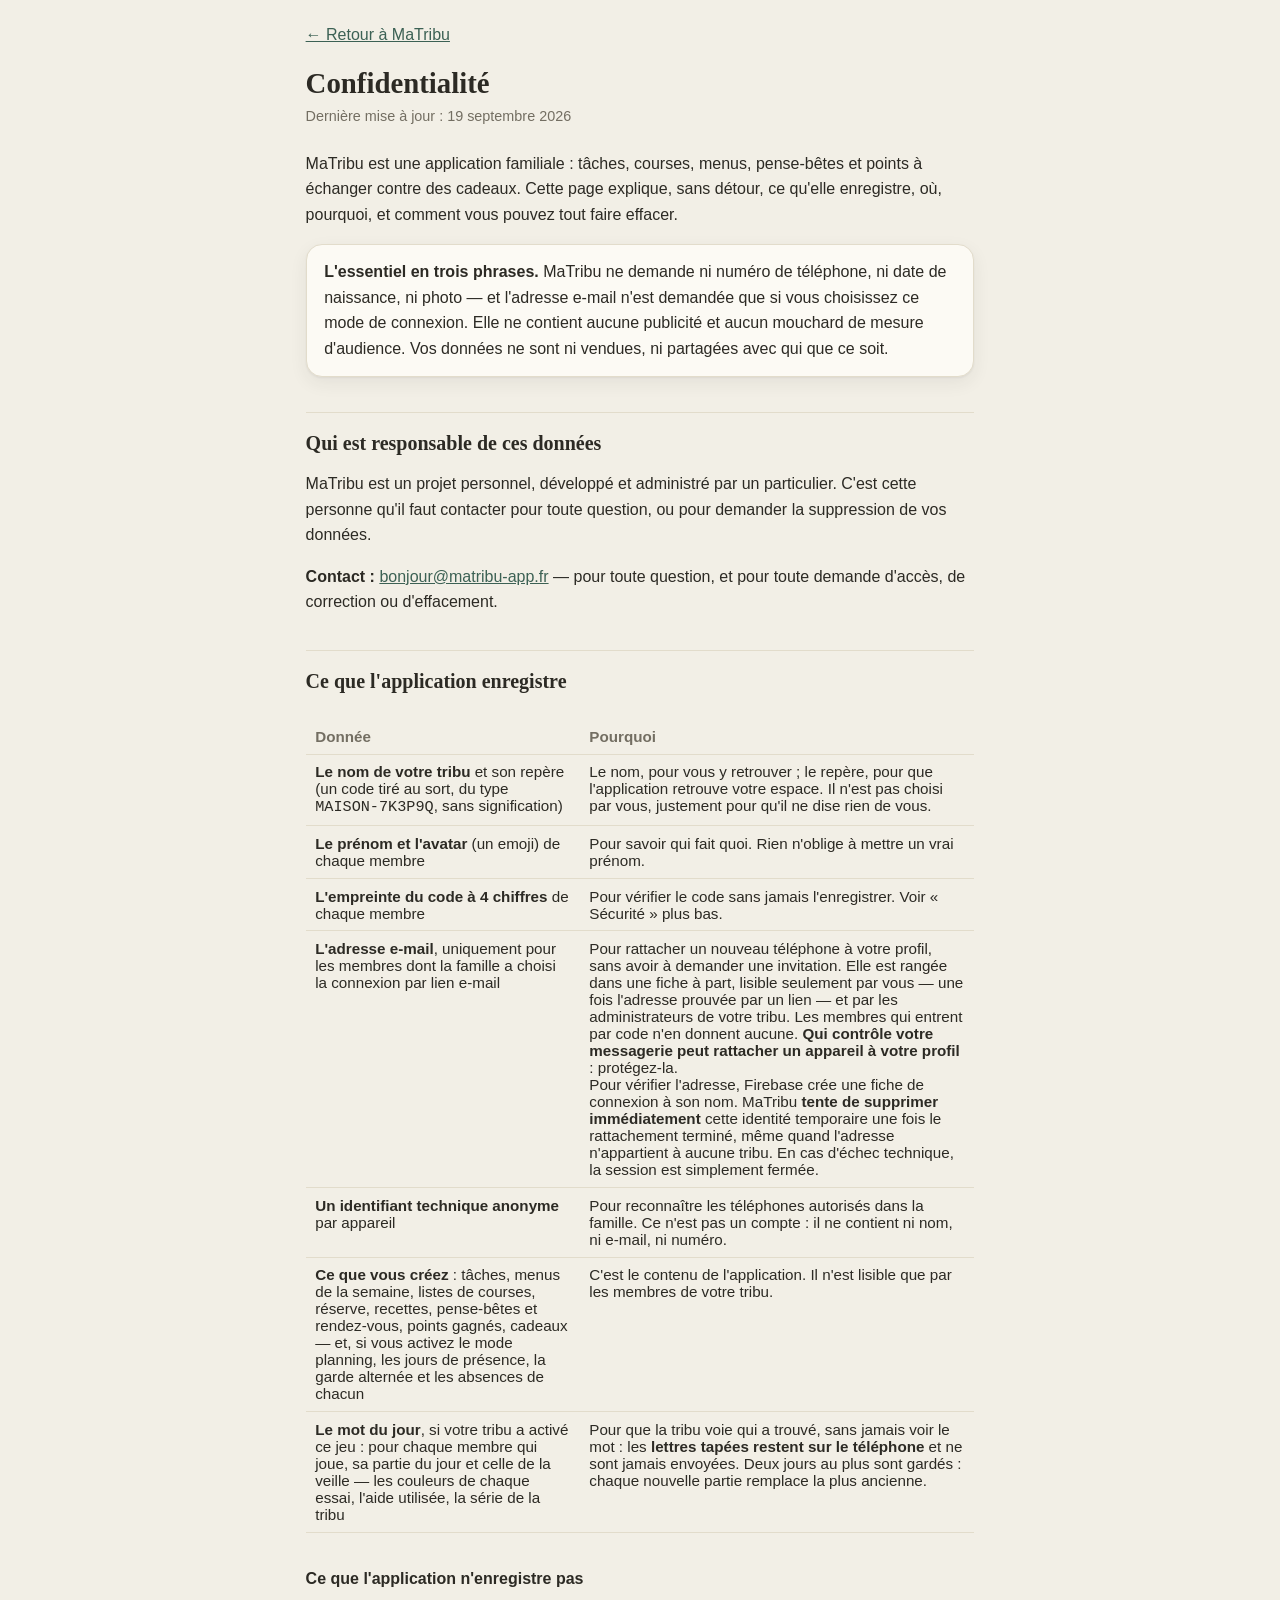
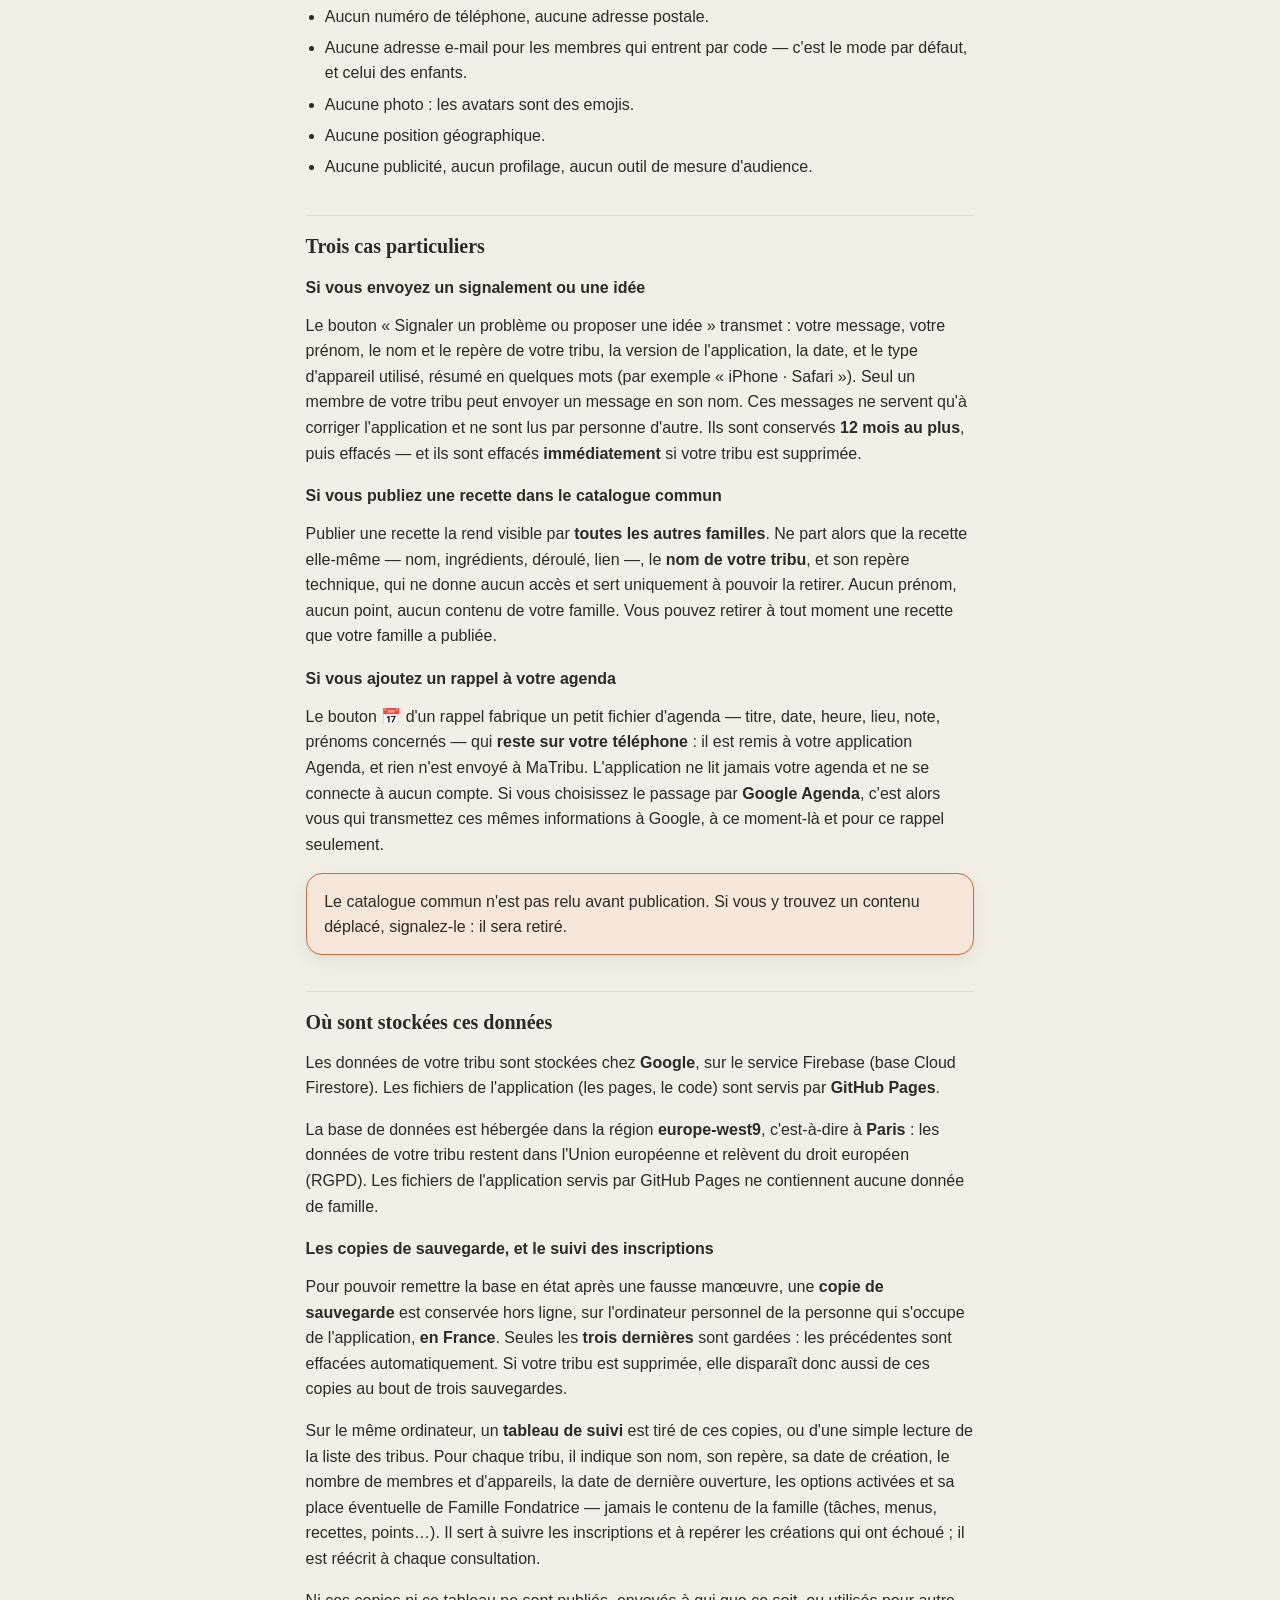
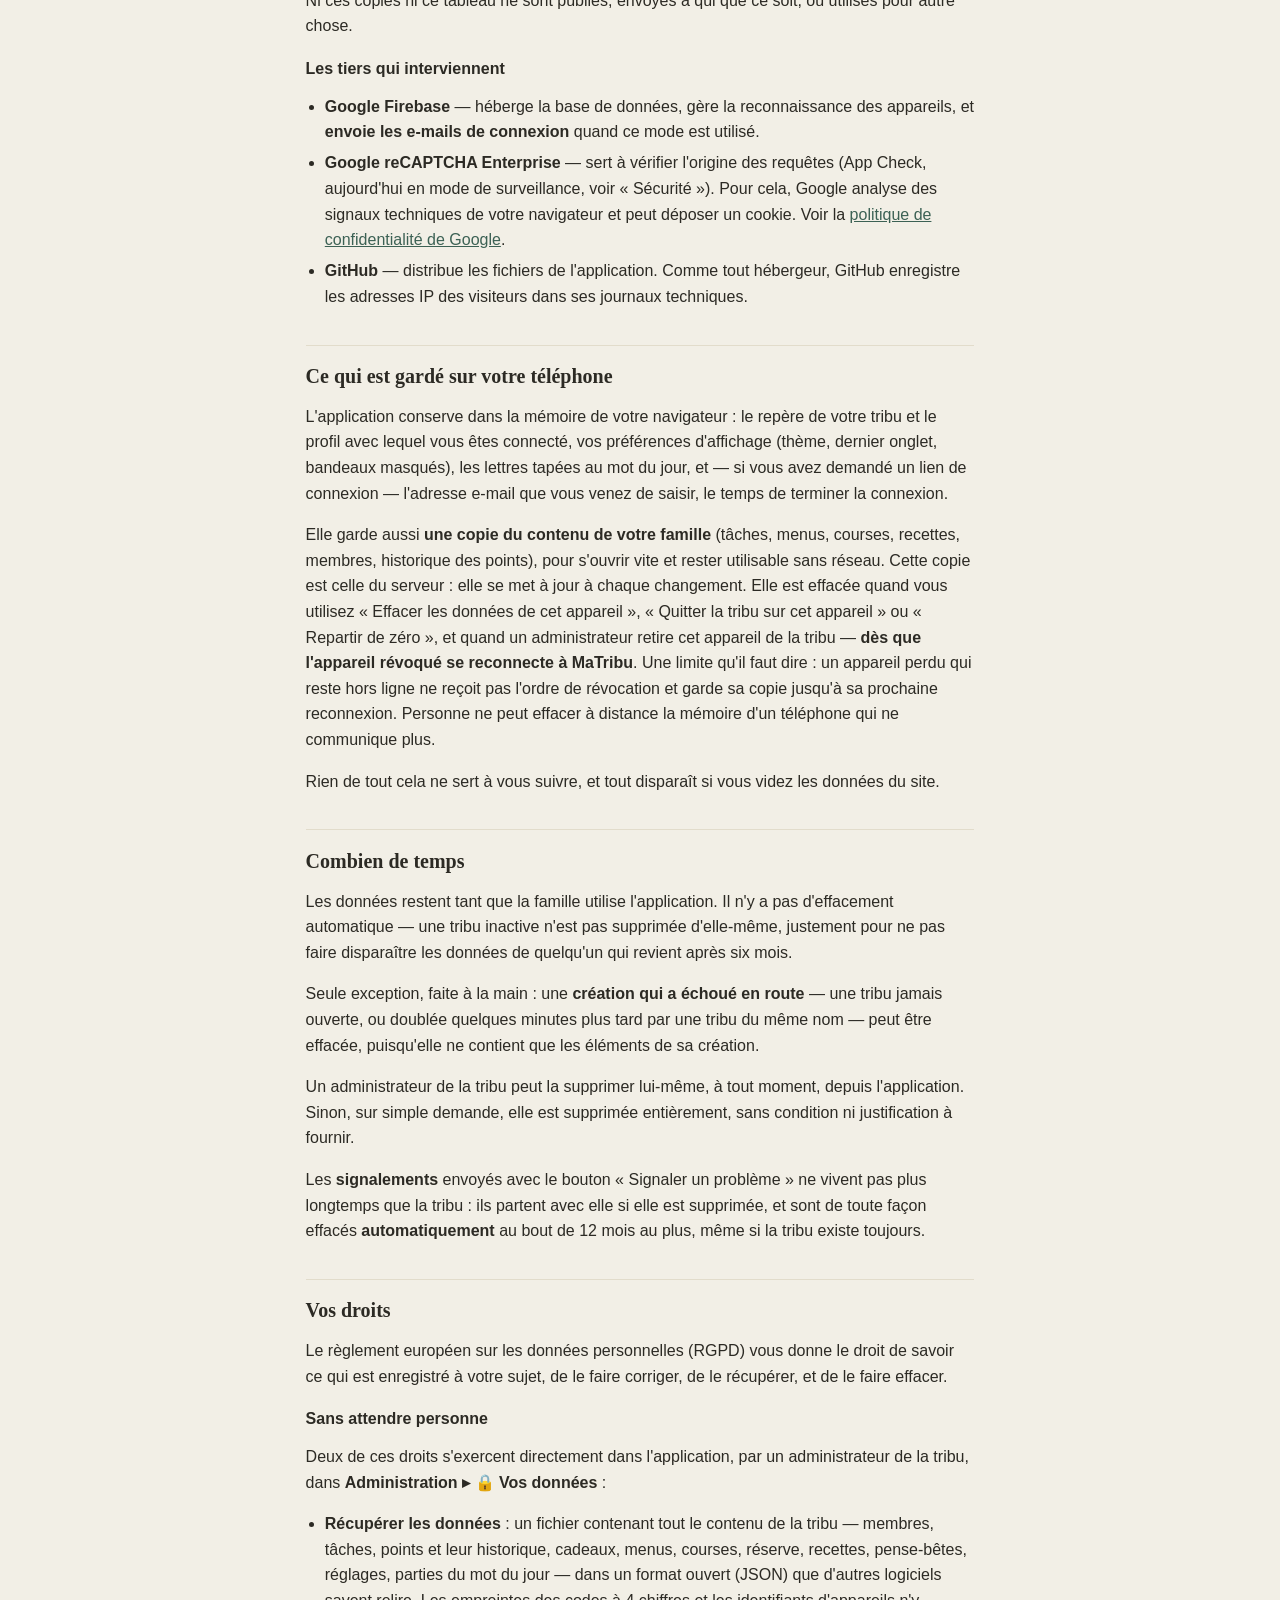
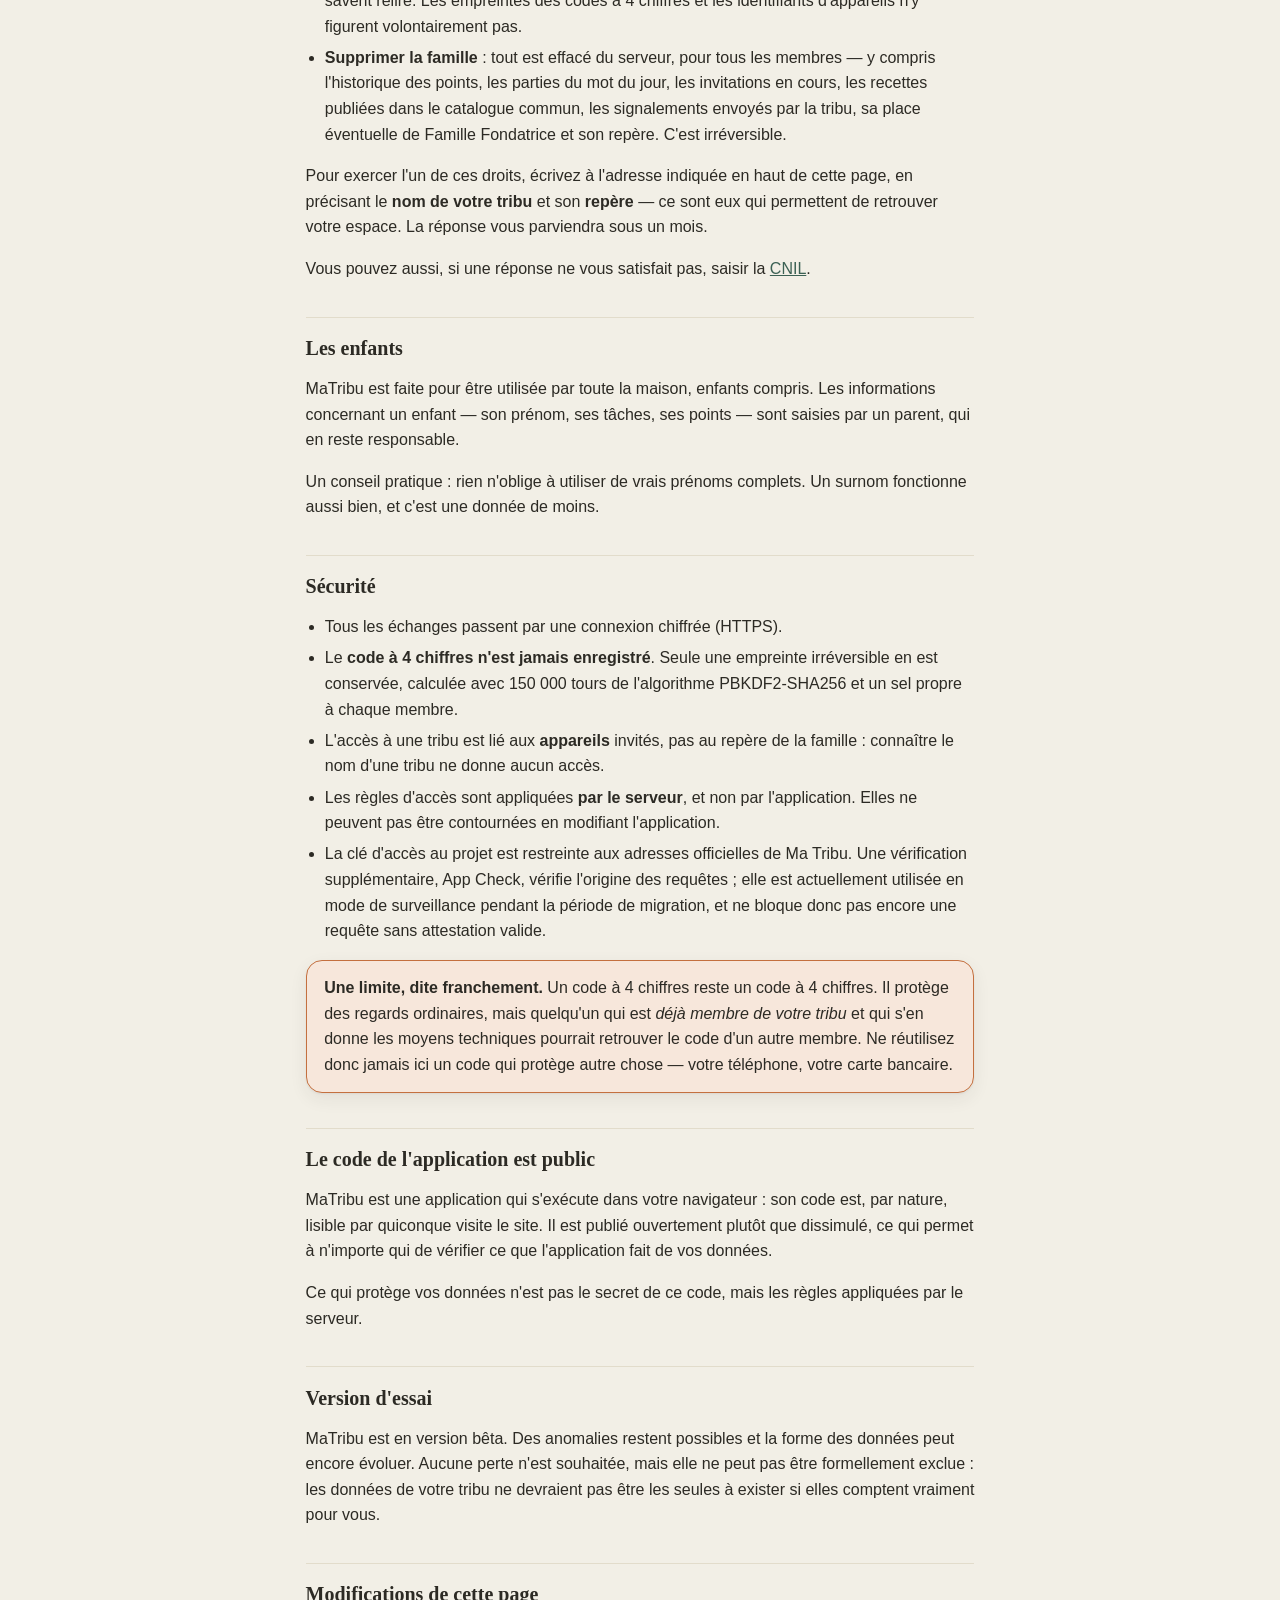
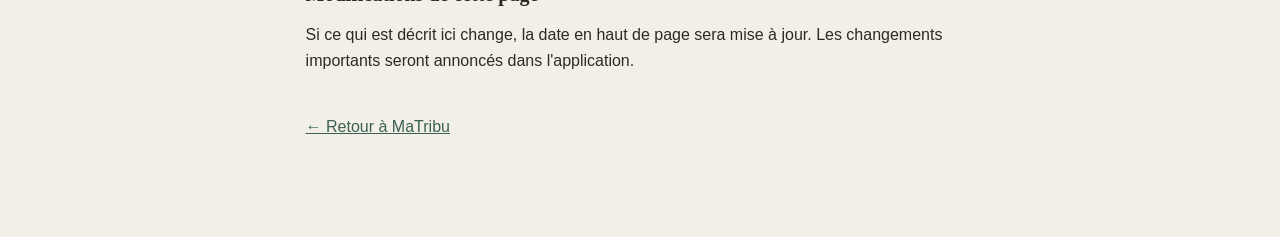
<file: confidentialite.html>
<!doctype html>
<html lang="fr">
<head>
<meta charset="utf-8">
<meta name="viewport" content="width=device-width, initial-scale=1, viewport-fit=cover">
<!-- CSP (en service depuis la 0.51) : une page de texte, sans aucun script. Elle n'a le droit
     de charger que sa feuille de style et son icone ; tout le reste est refuse. -->
<meta http-equiv="Content-Security-Policy" content="default-src 'none'; style-src 'self' 'unsafe-inline'; img-src 'self'; base-uri 'none'; form-action 'none'">
<title>Confidentialité — MaTribu</title>
<meta name="description" content="Ce que MaTribu collecte, où c'est stocké, et comment obtenir la suppression de vos données.">
<meta name="theme-color" content="#4E7A6A">
<meta name="robots" content="index, follow">
<link rel="icon" href="icon-192.png">
<link rel="stylesheet" href="styles.css">
<style>
  /* Une page de texte, pas un écran d'application : elle doit rester lisible
     seule, sans le cadre de l'app et sans JavaScript. */
  .page-texte{
    max-width:44rem;
    margin:0 auto;
    padding:1.6rem 1.1rem 4rem;
    color:var(--ink);
  }
  .page-texte h1{
    font-family:var(--font-display);
    font-size:1.8rem;
    line-height:1.2;
    margin:.2rem 0 .3rem;
  }
  .page-texte h2{
    font-family:var(--font-display);
    font-size:1.25rem;
    margin:2.2rem 0 .6rem;
    padding-top:1.2rem;
    border-top:1px solid var(--border);
  }
  .page-texte h3{
    font-size:1rem;
    margin:1.3rem 0 .35rem;
  }
  .page-texte p, .page-texte li{ line-height:1.6; }
  .page-texte ul{ padding-left:1.2rem; }
  .page-texte li{ margin:.35rem 0; }
  .page-texte a{ color:var(--accent-strong); }
  .date-maj{ color:var(--ink-muted); font-size:.9rem; margin:0 0 1.4rem; }
  .encadre{
    background:var(--surface);
    border:1px solid var(--border);
    border-radius:var(--radius);
    padding:.9rem 1.1rem;
    margin:1rem 0;
    box-shadow:var(--shadow);
  }
  .encadre.attention{ background:var(--warm-soft); border-color:var(--warm); }
  .a-completer{
    background:var(--gold-soft);
    border:2px dashed var(--gold);
    border-radius:var(--radius-sm);
    padding:.7rem .9rem;
    margin:.8rem 0;
    font-weight:600;
  }
  .tableau-donnees{ width:100%; border-collapse:collapse; margin:1rem 0; font-size:.95rem; }
  .tableau-donnees th, .tableau-donnees td{
    text-align:left; vertical-align:top;
    padding:.55rem .6rem;
    border-bottom:1px solid var(--border);
  }
  .tableau-donnees th{ color:var(--ink-muted); font-weight:600; }
  .enveloppe-tableau{ overflow-x:auto; }
  .retour{ display:inline-block; margin-bottom:1.2rem; color:var(--accent-strong); }
</style>
</head>
<body>
<main class="page-texte">

<a class="retour" href="./">← Retour à MaTribu</a>

<h1>Confidentialité</h1>
<p class="date-maj">Dernière mise à jour : 19 septembre 2026</p>

<p>MaTribu est une application familiale : tâches, courses, menus, pense-bêtes
et points à échanger contre des cadeaux. Cette page explique, sans détour, ce
qu'elle enregistre, où, pourquoi, et comment vous pouvez tout faire effacer.</p>

<div class="encadre">
  <p style="margin:0"><b>L'essentiel en trois phrases.</b> MaTribu ne demande
  ni numéro de téléphone, ni date de naissance, ni photo — et l'adresse e-mail
  n'est demandée que si vous choisissez ce mode de connexion. Elle ne contient
  aucune publicité et aucun mouchard de mesure d'audience. Vos données ne sont
  ni vendues, ni partagées avec qui que ce soit.</p>
</div>

<h2>Qui est responsable de ces données</h2>

<p>MaTribu est un projet personnel, développé et administré par un particulier.
C'est cette personne qu'il faut contacter pour toute question, ou pour demander
la suppression de vos données.</p>

<p><b>Contact :</b>
<a href="mailto:bonjour@matribu-app.fr">bonjour@matribu-app.fr</a> — pour toute
question, et pour toute demande d'accès, de correction ou d'effacement.</p>

<h2>Ce que l'application enregistre</h2>

<div class="enveloppe-tableau">
<table class="tableau-donnees">
  <thead>
    <tr><th>Donnée</th><th>Pourquoi</th></tr>
  </thead>
  <tbody>
    <tr>
      <td><b>Le nom de votre tribu</b> et son repère (un code tiré au sort,
      du type <code>MAISON-7K3P9Q</code>, sans signification)</td>
      <td>Le nom, pour vous y retrouver ; le repère, pour que l'application
      retrouve votre espace. Il n'est pas choisi par vous, justement pour
      qu'il ne dise rien de vous.</td>
    </tr>
    <tr>
      <td><b>Le prénom et l'avatar</b> (un emoji) de chaque membre</td>
      <td>Pour savoir qui fait quoi. Rien n'oblige à mettre un vrai prénom.</td>
    </tr>
    <tr>
      <td><b>L'empreinte du code à 4 chiffres</b> de chaque membre</td>
      <td>Pour vérifier le code sans jamais l'enregistrer. Voir « Sécurité »
      plus bas.</td>
    </tr>
    <tr>
      <td><b>L'adresse e-mail</b>, uniquement pour les membres dont la famille
      a choisi la connexion par lien e-mail</td>
      <td>Pour rattacher un nouveau téléphone à votre profil, sans avoir à
      demander une invitation. Elle est rangée dans une fiche à part, lisible
      seulement par vous — une fois l'adresse prouvée par un lien — et par les
      administrateurs de votre tribu. Les membres qui entrent par code n'en
      donnent aucune. <b>Qui contrôle votre messagerie peut rattacher un
      appareil à votre profil</b> : protégez-la.<br>
      Pour vérifier l'adresse, Firebase crée une fiche de connexion à son nom.
      MaTribu <b>tente de supprimer immédiatement</b> cette identité
      temporaire une fois le rattachement terminé, même quand l'adresse
      n'appartient à aucune tribu. En cas d'échec technique, la session est
      simplement fermée.</td>
    </tr>
    <tr>
      <td><b>Un identifiant technique anonyme</b> par appareil</td>
      <td>Pour reconnaître les téléphones autorisés dans la famille. Ce n'est
      pas un compte : il ne contient ni nom, ni e-mail, ni numéro.</td>
    </tr>
    <tr>
      <td><b>Ce que vous créez</b> : tâches, menus de la semaine, listes de
      courses, réserve, recettes, pense-bêtes et rendez-vous, points gagnés,
      cadeaux — et, si vous activez le mode planning, les jours de présence,
      la garde alternée et les absences de chacun</td>
      <td>C'est le contenu de l'application. Il n'est lisible que par les
      membres de votre tribu.</td>
    </tr>
    <tr>
      <td><b>Le mot du jour</b>, si votre tribu a activé ce jeu : pour chaque
      membre qui joue, sa partie du jour et celle de la veille — les couleurs
      de chaque essai, l'aide utilisée, la série de la tribu</td>
      <td>Pour que la tribu voie qui a trouvé, sans jamais voir le mot : les
      <b>lettres tapées restent sur le téléphone</b> et ne sont jamais
      envoyées. Deux jours au plus sont gardés : chaque nouvelle partie
      remplace la plus ancienne.</td>
    </tr>
  </tbody>
</table>
</div>

<h3>Ce que l'application n'enregistre pas</h3>
<ul>
  <li>Aucun numéro de téléphone, aucune adresse postale.</li>
  <li>Aucune adresse e-mail pour les membres qui entrent par code — c'est le
  mode par défaut, et celui des enfants.</li>
  <li>Aucune photo : les avatars sont des emojis.</li>
  <li>Aucune position géographique.</li>
  <li>Aucune publicité, aucun profilage, aucun outil de mesure d'audience.</li>
</ul>

<h2>Trois cas particuliers</h2>

<h3>Si vous envoyez un signalement ou une idée</h3>
<p>Le bouton « Signaler un problème ou proposer une idée » transmet : votre
message, votre prénom, le nom et le repère de votre tribu, la version de
l'application, la date, et le type d'appareil utilisé, résumé en quelques
mots (par exemple « iPhone · Safari »). Seul un membre de votre tribu peut
envoyer un message en son nom. Ces messages ne servent qu'à corriger
l'application et ne sont lus par personne d'autre. Ils sont conservés
<b>12 mois au plus</b>, puis effacés — et ils sont effacés <b>immédiatement</b>
si votre tribu est supprimée.</p>

<h3>Si vous publiez une recette dans le catalogue commun</h3>
<p>Publier une recette la rend visible par <b>toutes les autres familles</b>.
Ne part alors que la recette elle-même — nom, ingrédients, déroulé, lien —,
le <b>nom de votre tribu</b>, et son repère technique, qui ne donne aucun
accès et sert uniquement à pouvoir la retirer. Aucun prénom, aucun point,
aucun contenu de votre famille. Vous pouvez retirer à tout moment une recette
que votre famille a publiée.</p>

<h3>Si vous ajoutez un rappel à votre agenda</h3>
<p>Le bouton <b>📅</b> d'un rappel fabrique un petit fichier d'agenda — titre,
date, heure, lieu, note, prénoms concernés — qui <b>reste sur votre
téléphone</b> : il est remis à votre application Agenda, et rien n'est envoyé
à MaTribu. L'application ne lit jamais votre agenda et ne se connecte à aucun
compte. Si vous choisissez le passage par <b>Google Agenda</b>, c'est alors
vous qui transmettez ces mêmes informations à Google, à ce moment-là et pour
ce rappel seulement.</p>

<div class="encadre attention">
  <p style="margin:0">Le catalogue commun n'est pas relu avant publication.
  Si vous y trouvez un contenu déplacé, signalez-le : il sera retiré.</p>
</div>

<h2>Où sont stockées ces données</h2>

<p>Les données de votre tribu sont stockées chez <b>Google</b>, sur le service
Firebase (base Cloud Firestore). Les fichiers de l'application (les pages, le
code) sont servis par <b>GitHub Pages</b>.</p>

<p>La base de données est hébergée dans la région <b>europe-west9</b>, c'est-à-dire
à <b>Paris</b> : les données de votre tribu restent dans l'Union européenne et
relèvent du droit européen (RGPD). Les fichiers de l'application servis par
GitHub Pages ne contiennent aucune donnée de famille.</p>


<h3>Les copies de sauvegarde, et le suivi des inscriptions</h3>
<p>Pour pouvoir remettre la base en état après une fausse manœuvre, une
<b>copie de sauvegarde</b> est conservée hors ligne, sur l'ordinateur
personnel de la personne qui s'occupe de l'application, <b>en France</b>.
Seules les <b>trois dernières</b> sont gardées : les précédentes sont
effacées automatiquement. Si votre tribu est supprimée, elle disparaît donc
aussi de ces copies au bout de trois sauvegardes.</p>
<p>Sur le même ordinateur, un <b>tableau de suivi</b> est tiré de ces copies,
ou d'une simple lecture de la liste des tribus. Pour chaque tribu, il indique
son nom, son repère, sa date de création, le nombre de membres et
d'appareils, la date de dernière ouverture, les options activées et sa place
éventuelle de Famille Fondatrice — jamais le contenu de la famille (tâches,
menus, recettes, points…). Il sert à suivre les inscriptions et à repérer les
créations qui ont échoué ; il est réécrit à chaque consultation.</p>
<p>Ni ces copies ni ce tableau ne sont publiés, envoyés à qui que ce soit, ou
utilisés pour autre chose.</p>

<h3>Les tiers qui interviennent</h3>
<ul>
  <li><b>Google Firebase</b> — héberge la base de données, gère la
  reconnaissance des appareils, et <b>envoie les e-mails de connexion</b>
  quand ce mode est utilisé.</li>
  <li><b>Google reCAPTCHA Enterprise</b> — sert à vérifier l'origine des
  requêtes (App Check, aujourd'hui en mode de surveillance, voir « Sécurité »).
  Pour cela, Google analyse des
  signaux techniques de votre navigateur et peut déposer un cookie. Voir la
  <a href="https://policies.google.com/privacy" target="_blank" rel="noopener">politique
  de confidentialité de Google</a>.</li>
  <li><b>GitHub</b> — distribue les fichiers de l'application. Comme tout
  hébergeur, GitHub enregistre les adresses IP des visiteurs dans ses journaux
  techniques.</li>
</ul>

<h2>Ce qui est gardé sur votre téléphone</h2>

<p>L'application conserve dans la mémoire de votre navigateur : le repère de
votre tribu et le profil avec lequel vous êtes connecté, vos préférences
d'affichage (thème, dernier onglet, bandeaux masqués), les lettres tapées au
mot du jour, et — si vous avez
demandé un lien de connexion — l'adresse e-mail que vous venez de saisir, le
temps de terminer la connexion.</p>
<p>Elle garde aussi <b>une copie du contenu de votre famille</b> (tâches,
menus, courses, recettes, membres, historique des points), pour s'ouvrir
vite et rester utilisable sans réseau. Cette copie est celle du serveur : elle
se met à jour à chaque changement. Elle est effacée quand vous utilisez
« Effacer les données de cet appareil », « Quitter la tribu sur cet appareil »
ou « Repartir de zéro », et quand un administrateur retire cet appareil de la
tribu — <b>dès que l'appareil révoqué se reconnecte à MaTribu</b>. Une limite
qu'il faut dire : un appareil perdu qui reste hors ligne ne reçoit pas l'ordre
de révocation et garde sa copie jusqu'à sa prochaine reconnexion. Personne ne
peut effacer à distance la mémoire d'un téléphone qui ne communique plus.</p>
<p>Rien de tout cela ne sert à vous suivre, et tout disparaît si vous videz les
données du site.</p>

<h2>Combien de temps</h2>

<p>Les données restent tant que la famille utilise l'application. Il n'y a pas
d'effacement automatique — une tribu inactive n'est pas supprimée d'elle-même,
justement pour ne pas faire disparaître les données de quelqu'un qui revient
après six mois.</p>
<p>Seule exception, faite à la main : une <b>création qui a échoué en
route</b> — une tribu jamais ouverte, ou doublée quelques minutes plus tard
par une tribu du même nom — peut être effacée, puisqu'elle ne contient que
les éléments de sa création.</p>
<p>Un administrateur de la tribu peut la supprimer lui-même, à tout moment,
depuis l'application. Sinon, sur simple demande, elle est supprimée
entièrement, sans condition ni justification à fournir.</p>
<p>Les <b>signalements</b> envoyés avec le bouton « Signaler un problème » ne
vivent pas plus longtemps que la tribu : ils partent avec elle si elle est
supprimée, et sont de toute façon effacés <b>automatiquement</b> au bout de
12 mois au plus, même si la tribu existe toujours.</p>

<h2>Vos droits</h2>

<p>Le règlement européen sur les données personnelles (RGPD) vous donne le droit
de savoir ce qui est enregistré à votre sujet, de le faire corriger, de le
récupérer, et de le faire effacer.</p>

<h3>Sans attendre personne</h3>
<p>Deux de ces droits s'exercent directement dans l'application, par un
administrateur de la tribu, dans <b>Administration ▸ 🔒 Vos données</b> :</p>
<ul>
  <li><b>Récupérer les données</b> : un fichier contenant tout le contenu de la
  tribu — membres, tâches, points et leur historique, cadeaux, menus, courses,
  réserve, recettes, pense-bêtes, réglages, parties du mot du jour — dans un
  format ouvert (JSON) que
  d'autres logiciels savent relire. Les empreintes des codes à 4 chiffres et les
  identifiants d'appareils n'y figurent volontairement pas.</li>
  <li><b>Supprimer la famille</b> : tout est effacé du serveur, pour tous les
  membres — y compris l'historique des points, les parties du mot du jour, les
  invitations en cours, les
  recettes publiées dans le catalogue commun, les signalements envoyés par la
  tribu, sa place éventuelle de Famille Fondatrice et son repère. C'est
  irréversible.</li>
</ul>
<p>Pour exercer l'un de ces droits, écrivez à l'adresse indiquée en haut de
cette page, en précisant le <b>nom de votre tribu</b> et son <b>repère</b> — ce
sont eux qui permettent de retrouver votre espace. La réponse vous parviendra
sous un mois.</p>
<p>Vous pouvez aussi, si une réponse ne vous satisfait pas, saisir la
<a href="https://www.cnil.fr/fr/plaintes" target="_blank" rel="noopener">CNIL</a>.</p>

<h2>Les enfants</h2>

<p>MaTribu est faite pour être utilisée par toute la maison, enfants compris.
Les informations concernant un enfant — son prénom, ses tâches, ses points —
sont saisies par un parent, qui en reste responsable.</p>
<p>Un conseil pratique : rien n'oblige à utiliser de vrais prénoms complets.
Un surnom fonctionne aussi bien, et c'est une donnée de moins.</p>

<h2>Sécurité</h2>

<ul>
  <li>Tous les échanges passent par une connexion chiffrée (HTTPS).</li>
  <li>Le <b>code à 4 chiffres n'est jamais enregistré</b>. Seule une empreinte
  irréversible en est conservée, calculée avec 150 000 tours de l'algorithme
  PBKDF2-SHA256 et un sel propre à chaque membre.</li>
  <li>L'accès à une tribu est lié aux <b>appareils</b> invités, pas au repère
  de la famille : connaître le nom d'une tribu ne donne aucun accès.</li>
  <li>Les règles d'accès sont appliquées <b>par le serveur</b>, et non par
  l'application. Elles ne peuvent pas être contournées en modifiant
  l'application.</li>
  <li>La clé d'accès au projet est restreinte aux adresses officielles de Ma
  Tribu. Une vérification supplémentaire, App Check, vérifie l'origine des
  requêtes ; elle est actuellement utilisée en mode de surveillance pendant la
  période de migration, et ne bloque donc pas encore une requête sans
  attestation valide.</li>
</ul>

<div class="encadre attention">
  <p style="margin:0"><b>Une limite, dite franchement.</b> Un code à 4 chiffres
  reste un code à 4 chiffres. Il protège des regards ordinaires, mais quelqu'un
  qui est <i>déjà membre de votre tribu</i> et qui s'en donne les moyens
  techniques pourrait retrouver le code d'un autre membre. Ne réutilisez donc
  jamais ici un code qui protège autre chose — votre téléphone, votre carte
  bancaire.</p>
</div>

<h2>Le code de l'application est public</h2>

<p>MaTribu est une application qui s'exécute dans votre navigateur : son code
est, par nature, lisible par quiconque visite le site. Il est publié ouvertement
plutôt que dissimulé, ce qui permet à n'importe qui de vérifier ce que
l'application fait de vos données.</p>
<p>Ce qui protège vos données n'est pas le secret de ce code, mais les règles
appliquées par le serveur.</p>

<h2>Version d'essai</h2>

<p>MaTribu est en version bêta. Des anomalies restent possibles et la forme des
données peut encore évoluer. Aucune perte n'est souhaitée, mais elle ne peut pas
être formellement exclue : les données de votre tribu ne devraient pas être les
seules à exister si elles comptent vraiment pour vous.</p>

<h2>Modifications de cette page</h2>

<p>Si ce qui est décrit ici change, la date en haut de page sera mise à jour.
Les changements importants seront annoncés dans l'application.</p>

<p style="margin-top:2.5rem"><a class="retour" href="./">← Retour à MaTribu</a></p>

</main>
</body>
</html>
</file>
<file: styles.css>
/* MaTribu — feuille de style unique.
   Palette chaleureuse : creme + sauge + terracotta, mode sombre inclus. */

:root{
  --bg:#F2EFE6;
  --bg-flou:rgba(242,239,230,.80);
  --surface:#FCFAF4;
  --surface-flou:rgba(252,250,244,.84);
  --surface-2:#F5F1E6;
  --ink:#2C2A24;
  --ink-muted:#736E62;
  --border:#E2DCCB;
  --accent:#4E7A6A;
  --accent-strong:#3C6154;
  --accent-soft:#E4EDE8;
  --accent-ink:#FFFFFF;
  --warm:#C4703F;
  --warm-soft:#F7E7DB;
  --gold:#9C7314;
  --gold-soft:#F8EFD5;
  --danger:#B14A3E;
  --danger-soft:#F8E4E0;
  --ok:#3F7A55;
  --radius:16px;
  --radius-sm:11px;
  --shadow:0 1px 2px rgba(44,42,36,.06), 0 6px 18px rgba(44,42,36,.07);
  --shadow-lg:0 4px 12px rgba(44,42,36,.10), 0 18px 40px rgba(44,42,36,.14);
  --font-display:"Iowan Old Style","Palatino Linotype",Palatino,Georgia,"Times New Roman",serif;
  --font-body:-apple-system,BlinkMacSystemFont,"Segoe UI",Roboto,"Helvetica Neue",Arial,sans-serif;
}
@media (prefers-color-scheme: dark){
  :root:not([data-theme="light"]){
    --bg:#151917;
    --bg-flou:rgba(21,25,23,.80);
    --surface:#1E2421;
    --surface-flou:rgba(30,36,33,.84);
    --surface-2:#262D29;
    --ink:#E9E7DD;
    --ink-muted:#9AA39A;
    --border:#333B36;
    --accent:#7FB39C;
    --accent-strong:#9BCAB5;
    --accent-soft:#25332D;
    --accent-ink:#10201A;
    --warm:#DE9061;
    --warm-soft:#37271E;
    --gold:#D9AE4A;
    --gold-soft:#332D1B;
    --danger:#E08571;
    --danger-soft:#3A241F;
    --ok:#6FBF8B;
    --shadow:0 1px 2px rgba(0,0,0,.35), 0 8px 20px rgba(0,0,0,.4);
    --shadow-lg:0 6px 16px rgba(0,0,0,.45), 0 20px 44px rgba(0,0,0,.5);
  }
}
:root[data-theme="dark"]{
  --bg:#151917; --bg-flou:rgba(21,25,23,.80); --surface:#1E2421;
  --surface-flou:rgba(30,36,33,.84); --surface-2:#262D29; --ink:#E9E7DD; --ink-muted:#9AA39A;
  --border:#333B36; --accent:#7FB39C; --accent-strong:#9BCAB5; --accent-soft:#25332D;
  --accent-ink:#10201A; --warm:#DE9061; --warm-soft:#37271E; --gold:#D9AE4A;
  --gold-soft:#332D1B; --danger:#E08571; --danger-soft:#3A241F; --ok:#6FBF8B;
  --shadow:0 1px 2px rgba(0,0,0,.35), 0 8px 20px rgba(0,0,0,.4);
  --shadow-lg:0 6px 16px rgba(0,0,0,.45), 0 20px 44px rgba(0,0,0,.5);
}

/* ---------- Palettes ----------
   La palette change l'identité colorée ; le mode clair/sombre continue de
   fonctionner pour chacune. Trois blocs par palette, comme pour le mode
   sombre de base : les valeurs claires, les valeurs sombres du système, et
   les valeurs sombres choisies à la main. Choisie par appareil. */

/* 🫐 Myrtille */
:root[data-palette="myrtille"]{
  --bg:#EFF0F7; --bg-flou:rgba(239,240,247,.80); --surface:#FAFAFE;
  --surface-flou:rgba(250,250,254,.84); --surface-2:#F0F1F9; --border:#DDDEEC;
  --accent:#4C5BA8; --accent-strong:#3B4788; --accent-soft:#E5E8F6; --accent-ink:#FFFFFF;
  --warm:#9B5FA8; --warm-soft:#F3E6F5; --gold:#8A6F1E; --gold-soft:#F6EFD8;
}
@media (prefers-color-scheme: dark){
  :root[data-palette="myrtille"]:not([data-theme="light"]){
    --bg:#14161F; --bg-flou:rgba(20,22,31,.80); --surface:#1C1F2B;
    --surface-flou:rgba(28,31,43,.84); --surface-2:#242838; --border:#333850;
    --accent:#93A5E8; --accent-strong:#B3C0F2; --accent-soft:#242A45; --accent-ink:#101425;
    --warm:#C89BD8; --warm-soft:#2C2038; --gold:#D9B45C; --gold-soft:#332B18;
  }
}
:root[data-theme="dark"][data-palette="myrtille"]{
  --bg:#14161F; --bg-flou:rgba(20,22,31,.80); --surface:#1C1F2B;
  --surface-flou:rgba(28,31,43,.84); --surface-2:#242838; --border:#333850;
  --accent:#93A5E8; --accent-strong:#B3C0F2; --accent-soft:#242A45; --accent-ink:#101425;
  --warm:#C89BD8; --warm-soft:#2C2038; --gold:#D9B45C; --gold-soft:#332B18;
}

/* 🌸 Pivoine */
:root[data-palette="pivoine"]{
  --bg:#F7EFF1; --bg-flou:rgba(247,239,241,.80); --surface:#FDF8F9;
  --surface-flou:rgba(253,248,249,.84); --surface-2:#F6ECEF; --border:#EBD9DF;
  --accent:#A84D6E; --accent-strong:#8A3A58; --accent-soft:#F6E4EB; --accent-ink:#FFFFFF;
  --warm:#C4703F; --warm-soft:#F7E7DB; --gold:#9C7314; --gold-soft:#F8EFD5;
}
@media (prefers-color-scheme: dark){
  :root[data-palette="pivoine"]:not([data-theme="light"]){
    --bg:#1A1416; --bg-flou:rgba(26,20,22,.80); --surface:#241B1F;
    --surface-flou:rgba(36,27,31,.84); --surface-2:#2D2227; --border:#3D2F35;
    --accent:#E39BB6; --accent-strong:#F0B9CD; --accent-soft:#38222B; --accent-ink:#1F1014;
    --warm:#DE9061; --warm-soft:#37271E; --gold:#D9AE4A; --gold-soft:#332D1B;
  }
}
:root[data-theme="dark"][data-palette="pivoine"]{
  --bg:#1A1416; --bg-flou:rgba(26,20,22,.80); --surface:#241B1F;
  --surface-flou:rgba(36,27,31,.84); --surface-2:#2D2227; --border:#3D2F35;
  --accent:#E39BB6; --accent-strong:#F0B9CD; --accent-soft:#38222B; --accent-ink:#1F1014;
  --warm:#DE9061; --warm-soft:#37271E; --gold:#D9AE4A; --gold-soft:#332D1B;
}

/* 🌊 Lagon */
:root[data-palette="lagon"]{
  --bg:#EAF4F4; --bg-flou:rgba(234,244,244,.80); --surface:#F8FDFD;
  --surface-flou:rgba(248,253,253,.84); --surface-2:#E6F1F1; --border:#D2E5E5;
  --accent:#1F7A81; --accent-strong:#125E64; --accent-soft:#DCEEEF; --accent-ink:#FFFFFF;
  --warm:#D2694F; --warm-soft:#F9E3DC; --gold:#96741B; --gold-soft:#F7EFD6;
}
@media (prefers-color-scheme: dark){
  :root[data-palette="lagon"]:not([data-theme="light"]){
    --bg:#101A1B; --bg-flou:rgba(16,26,27,.80); --surface:#172426;
    --surface-flou:rgba(23,36,38,.84); --surface-2:#1E2E30; --border:#2B3E40;
    --accent:#63C3C8; --accent-strong:#8ADCE0; --accent-soft:#1B3336; --accent-ink:#08191B;
    --warm:#E8917A; --warm-soft:#35231E; --gold:#D7AE50; --gold-soft:#312B1A;
  }
}
:root[data-theme="dark"][data-palette="lagon"]{
  --bg:#101A1B; --bg-flou:rgba(16,26,27,.80); --surface:#172426;
  --surface-flou:rgba(23,36,38,.84); --surface-2:#1E2E30; --border:#2B3E40;
  --accent:#63C3C8; --accent-strong:#8ADCE0; --accent-soft:#1B3336; --accent-ink:#08191B;
  --warm:#E8917A; --warm-soft:#35231E; --gold:#D7AE50; --gold-soft:#312B1A;
}

/* 🍁 Cannelle */
:root[data-palette="cannelle"]{
  --bg:#F6EFE3; --bg-flou:rgba(246,239,227,.80); --surface:#FDF9F1;
  --surface-flou:rgba(253,249,241,.84); --surface-2:#F3EADC; --border:#E6D8C2;
  --accent:#A8622A; --accent-strong:#8A4E1F; --accent-soft:#F5E6D6; --accent-ink:#FFFFFF;
  --warm:#B5452F; --warm-soft:#F8E1DA; --gold:#93741A; --gold-soft:#F7EFD4;
}
@media (prefers-color-scheme: dark){
  :root[data-palette="cannelle"]:not([data-theme="light"]){
    --bg:#1A1611; --bg-flou:rgba(26,22,17,.80); --surface:#241E17;
    --surface-flou:rgba(36,30,23,.84); --surface-2:#2D261D; --border:#3E3527;
    --accent:#E0A063; --accent-strong:#F0BC86; --accent-soft:#33261A; --accent-ink:#1C1208;
    --warm:#E08A72; --warm-soft:#38241F; --gold:#D9B45C; --gold-soft:#332C19;
  }
}
:root[data-theme="dark"][data-palette="cannelle"]{
  --bg:#1A1611; --bg-flou:rgba(26,22,17,.80); --surface:#241E17;
  --surface-flou:rgba(36,30,23,.84); --surface-2:#2D261D; --border:#3E3527;
  --accent:#E0A063; --accent-strong:#F0BC86; --accent-soft:#33261A; --accent-ink:#1C1208;
  --warm:#E08A72; --warm-soft:#38241F; --gold:#D9B45C; --gold-soft:#332C19;
}

/* 🖤 Ardoise */
:root[data-palette="ardoise"]{
  --bg:#F1F2F3; --bg-flou:rgba(241,242,243,.80); --surface:#FBFBFC;
  --surface-flou:rgba(251,251,252,.84); --surface-2:#ECEEF0; --border:#DCDFE3;
  --accent:#3A4A5A; --accent-strong:#2A3745; --accent-soft:#E6EAEE; --accent-ink:#FFFFFF;
  --warm:#B4562F; --warm-soft:#F6E4DB; --gold:#8A7420; --gold-soft:#F4EFD9;
}
@media (prefers-color-scheme: dark){
  :root[data-palette="ardoise"]:not([data-theme="light"]){
    --bg:#131517; --bg-flou:rgba(19,21,23,.80); --surface:#1B1E21;
    --surface-flou:rgba(27,30,33,.84); --surface-2:#23272B; --border:#333940;
    --accent:#9FB4C8; --accent-strong:#C0D0E0; --accent-soft:#242B33; --accent-ink:#0E1519;
    --warm:#DE8E6C; --warm-soft:#35241D; --gold:#D3AE55; --gold-soft:#302A19;
  }
}
:root[data-theme="dark"][data-palette="ardoise"]{
  --bg:#131517; --bg-flou:rgba(19,21,23,.80); --surface:#1B1E21;
  --surface-flou:rgba(27,30,33,.84); --surface-2:#23272B; --border:#333940;
  --accent:#9FB4C8; --accent-strong:#C0D0E0; --accent-soft:#242B33; --accent-ink:#0E1519;
  --warm:#DE8E6C; --warm-soft:#35241D; --gold:#D3AE55; --gold-soft:#302A19;
}

*{box-sizing:border-box;}
html,body{height:100%;}
body{
  margin:0;
  background:var(--bg);
  color:var(--ink);
  font-family:var(--font-body);
  -webkit-font-smoothing:antialiased;
}
button,input,select,textarea{font:inherit;color:inherit;}
button{cursor:pointer;}
[hidden]{display:none !important;}

.app{
  max-width:540px;
  margin:0 auto;
  min-height:100dvh;
  display:flex;
  flex-direction:column;
  position:relative;
}

/* ---------- Barre du haut ---------- */
.topbar{
  display:flex; align-items:center; gap:.6rem;
  padding:calc(.9rem + env(safe-area-inset-top)) 1rem .7rem;
  position:sticky; top:0; z-index:20;
  background:var(--bg-flou);
  backdrop-filter:saturate(150%) blur(14px);
  -webkit-backdrop-filter:saturate(150%) blur(14px);
}
.avatar{
  width:40px;height:40px;border-radius:13px;border:none;
  display:flex;align-items:center;justify-content:center;
  font-size:1.25rem;flex-shrink:0;
  background:var(--accent-soft);
  box-shadow:inset 0 0 0 2px var(--border);
}
.avatar.sm{width:30px;height:30px;border-radius:10px;font-size:1rem;}
.avatar.xs{width:24px;height:24px;border-radius:8px;font-size:.8rem;}
.topbar-titre{flex:1;min-width:0;text-align:left;background:none;border:none;padding:0;}
.topbar-titre b{display:block;font-family:var(--font-display);font-size:1.1rem;line-height:1.2;}
.topbar-titre span{display:block;font-size:.75rem;color:var(--ink-muted);}
/* L'icône « Quoi de neuf », entre le titre et les points (16/09/2026). */
.topbar-actu{
  position:relative;flex:none;
  width:38px;height:38px;border-radius:999px;
  display:flex;align-items:center;justify-content:center;
  background:var(--surface);border:1px solid var(--border);
  font-size:1.05rem;line-height:1;
}
.pastille-points{
  display:flex;align-items:center;gap:.3rem;
  background:var(--gold-soft);color:var(--gold);
  border:none;
  padding:.45rem .72rem;border-radius:999px;
  font-weight:700;font-size:.9rem;
}

/* ---------- Contenu ---------- */
/* De la place sous le contenu : la barre du bas fait ~88px et le bouton « + »
   flotte par-dessus. Sans cette marge, il cachait la dernière ligne des listes. */
main{flex:1;padding:0 1rem calc(152px + env(safe-area-inset-bottom));}
.vue{display:none;}
.vue.active{display:block;animation:apparait .22s ease;}
@keyframes apparait{from{opacity:0;transform:translateY(6px);}to{opacity:1;transform:none;}}

h2.titre-section{
  font-family:var(--font-display);font-size:1.35rem;margin:.4rem 0 .9rem;font-weight:600;
}
.sous-titre{
  display:flex;align-items:center;justify-content:space-between;gap:.6rem;
  margin:1.4rem 0 .55rem;
}
.sous-titre h3{
  margin:0;font-size:.75rem;letter-spacing:.09em;text-transform:uppercase;
  color:var(--ink-muted);font-weight:700;
}
/* Un complément replié, à déplier sur place (16/09/2026) : « + 3 autres à
   valider » sur l'accueil, « produits du placard déjà en réserve » dans les
   ingrédients de la semaine. */
/* « Quoi de neuf » (16/09/2026) : le mot de la saison, puis les nouveautés.
   La carte de saison est le seul endroit un peu festif de l'application —
   c'est voulu : elle ne s'affiche que quatre fois par an. */
.carte-saison{
  background:linear-gradient(165deg,var(--accent-soft),var(--surface) 72%);
  border:1px solid var(--border);border-radius:var(--radius);
  padding:1.1rem 1rem 1.2rem;text-align:center;
}
.carte-saison .saison-emoji{font-size:2.6rem;line-height:1.15}
.carte-saison h3{margin:.2rem 0 .9rem}
.carte-saison .aide{margin:.6rem 0 .4rem}
.puces{display:flex;flex-wrap:wrap;gap:.35rem;justify-content:center}
.puce-saison{
  background:var(--surface);border:1px solid var(--border);border-radius:999px;
  padding:.2rem .65rem;font-size:.85rem;
}
.puces.fane .puce-saison{opacity:.5}
.actu{border-top:1px solid var(--border);padding:1rem 0}
.actu:first-of-type{border-top:0}
.actu-tete{display:flex;align-items:center;gap:.5rem;margin-bottom:.35rem}
.actu-tete small{color:var(--ink-muted)}
.actu h4{margin:0 0 .5rem}
.actu ul{margin:0;padding-left:1.1rem}
.actu li{margin:.45rem 0;line-height:1.55}
/* « Quoi de neuf » se lisait comme un pavé (24/09/2026) : une nouveauté tient
   maintenant sur une ligne, son détail s'ouvre d'une pression, et les versions
   passées se replient. Le petit chevron remplace le triangle du navigateur,
   qui n'a pas la même tête d'un téléphone à l'autre. */
.actu-point > summary,
details.actu-ancienne > summary{cursor:pointer;list-style:none;padding:.2rem 0}
.actu-point > summary::-webkit-details-marker,
details.actu-ancienne > summary::-webkit-details-marker{display:none}
.actu-point > summary::after,
details.actu-ancienne > summary::after{content:" ›";color:var(--accent-strong);font-weight:700}
.actu-point[open] > summary::after,
details.actu-ancienne[open] > summary::after{content:" ⌄"}
.actu-detail{margin:.2rem 0 .7rem;color:var(--ink-muted)}
.actu-detail p{margin:.4rem 0}
.actu-detail .btn{margin-top:.5rem}
details.actu-ancienne > summary{font-weight:600}

/* Les blocs repliables. .legende-sante est la légende des icônes santé du
   cahier de recettes : sans cette ligne elle s'affichait en texte ordinaire,
   sans couleur ni main au survol (relevé le 16/09/2026). */
details.repli,
details.legende-sante{margin-top:.5rem}
details.repli > summary,
details.legende-sante > summary{
  cursor:pointer;color:var(--accent-strong);font-weight:600;font-size:.85rem;
  padding:.4rem 0;
}

.carte{
  background:var(--surface);
  border:1px solid var(--border);
  border-radius:var(--radius);
  box-shadow:var(--shadow);
  padding:.75rem .85rem;
  margin-bottom:.6rem;
}
.carte-titre{
  display:flex;align-items:center;gap:.5rem;
  font-weight:700;font-size:.95rem;margin-bottom:.5rem;
}
.carte-titre .lien{margin-left:auto;}

/* Une carte d'Administration qui se replie (18/10/2026) : le titre EST le
   bouton, en pleine largeur, et garde exactement l'allure d'un titre de carte.
   Repliée, elle n'a plus de marge sous le titre : la carte fait une ligne. */
.carte-pliable{
  width:100%;background:none;border:none;padding:0;margin:0 0 .5rem;
  font:inherit;font-weight:700;font-size:.95rem;color:inherit;
  display:flex;align-items:center;gap:.5rem;text-align:left;cursor:pointer;
}
.carte-pliable .chevron{margin-left:auto;color:var(--ink-muted);font-size:.8rem;}
.carte-pliable[aria-expanded="false"]{margin-bottom:0;}

/* L'aperçu de la barre du bas, dans la fenêtre qui la règle : même allure que
   la vraie barre, en plus petit, pour qu'on voie ce qu'on est en train de
   ranger. */
.apercu-barre{
  display:flex;gap:.2rem;align-items:flex-end;
  background:var(--fond);border:1px solid var(--border);
  border-radius:14px;padding:.45rem .3rem;margin-bottom:.9rem;
}
.apercu-barre span{
  flex:1 1 0;min-width:0;display:flex;flex-direction:column;align-items:center;gap:.15rem;
  font-size:.6rem;font-weight:600;color:var(--ink-muted);
}
.apercu-barre span b{font-size:1.1rem;font-weight:400;line-height:1;}
.apercu-barre span i{
  max-width:100%;overflow:hidden;text-overflow:ellipsis;white-space:nowrap;font-style:normal;
}

.vide{
  text-align:center;color:var(--ink-muted);
  padding:1.5rem 1rem;font-size:.88rem;line-height:1.5;
}
.vide .emoji{display:block;font-size:1.9rem;margin-bottom:.45rem;opacity:.75;}

/* ---------- Boutons ---------- */
.btn{
  border:1px solid var(--border);background:var(--surface);
  border-radius:var(--radius-sm);padding:.62rem .9rem;
  font-weight:600;font-size:.88rem;
  display:inline-flex;align-items:center;justify-content:center;gap:.4rem;
  transition:transform .08s ease;
}
.btn:active{transform:scale(.97);}
.btn.principal{background:var(--accent);border-color:var(--accent);color:var(--accent-ink);}
.btn.doux{background:var(--accent-soft);border-color:transparent;color:var(--accent-strong);}
.btn.danger{background:var(--danger-soft);border-color:transparent;color:var(--danger);}
.btn.or{background:var(--gold-soft);border-color:transparent;color:var(--gold);}
.btn.plein{width:100%;display:flex;}
.btn.mini{padding:.34rem .58rem;font-size:.78rem;border-radius:9px;min-height:32px;}
/* un bouton qui ne porte qu'une icône : pas de cadre, il s'efface derrière le texte */
.btn.icone{
  background:transparent;border-color:transparent;
  padding:.25rem 0;min-width:30px;min-height:30px;font-size:.82rem;
  opacity:.6;
}
.btn.icone:active{background:var(--surface-2);opacity:1;}
.btn:disabled{opacity:.42;pointer-events:none;}
.lien{
  background:none;border:none;padding:0;color:var(--accent-strong);
  font-weight:600;font-size:.82rem;text-decoration:underline;text-underline-offset:3px;
}
.rangee-btn{display:flex;gap:.5rem;}
.rangee-btn .btn{flex:1;}

/* La carte « ajouter », en tête de liste. Elle remplace le ＋ flottant là où
   celui-ci recouvrait les boutons des lignes (16/09/2026) : le carré vert
   arrondi garde exactement l'allure du ＋, il descend simplement dans la
   page. Même fond, même bordure et même ombre que les cartes de liste :
   elle se pose au-dessus des plats sans faire tache. */
.ajouter-carte{
  display:flex;align-items:center;gap:.7rem;width:100%;text-align:left;
  padding:.6rem .7rem;margin-bottom:.7rem;
  background:var(--surface);
  border:1px solid var(--border);border-radius:var(--radius);
  box-shadow:var(--shadow);cursor:pointer;
  transition:transform .12s ease, box-shadow .18s ease;
}
.ajouter-carte > .rond{
  flex:0 0 auto;width:38px;height:38px;border-radius:13px;
  background:var(--accent);color:var(--accent-ink);
  display:flex;align-items:center;justify-content:center;
  font-size:1.25rem;line-height:1;
}
.ajouter-carte > .txt{display:flex;flex-direction:column;gap:.1rem;min-width:0;}
.ajouter-carte > .txt b{font-size:.92rem;font-weight:700;color:var(--ink);}
.ajouter-carte > .txt small{font-size:.76rem;color:var(--ink-muted);}
button.ajouter-carte:active{transform:scale(.99);box-shadow:var(--shadow-lg);}
/* La même carte, mais avec un champ : courses et réserve, où l'on tape un
   ou plusieurs articles d'un coup. Le carré vert ＋ est ici le bouton qui
   valide — la touche Entrée du clavier marche aussi. Le champ perd son
   cadre : c'est la carte qui en tient lieu. */
/* Mêmes marges intérieures que la carte à texte : le carré vert tombe alors
   exactement au même endroit d'un écran à l'autre, et les deux cartes ont
   la même hauteur. */
.ajouter-carte.saisie{padding:.6rem .7rem;gap:.7rem;margin-bottom:.4rem;}
.ajouter-carte.saisie > .rond{border:none;cursor:pointer;}
.ajouter-carte.saisie > .rond:active{filter:brightness(.92);}
/* Le champ vient sous le titre, à la place du texte d'aide des autres
   cartes : même carré vert, même titre, même hauteur — seule la deuxième
   ligne se tape au lieu de se lire. */
.ajouter-carte.saisie > .txt{flex:1;}
.ajouter-carte.saisie input[type=text]{
  width:100%;
  background:transparent;border:none;box-shadow:none;
  padding:.05rem 0 0;font-size:.86rem;color:var(--ink);
}
.ajouter-carte.saisie input[type=text]:focus{outline:none;box-shadow:none;}

.fab{
  position:fixed;
  bottom:calc(88px + env(safe-area-inset-bottom));
  width:54px;height:54px;border-radius:18px;border:none;
  background:var(--accent);color:var(--accent-ink);
  font-size:1.5rem;line-height:1;
  box-shadow:var(--shadow-lg);z-index:15;
  display:flex;align-items:center;justify-content:center;
  left:50%;margin-left:196px;
}
@media (max-width:560px){ .fab{left:auto;right:1rem;margin-left:0;} }
.fab:active{filter:brightness(.92);}

/* ---------- Champs ---------- */
label.champ{display:block;margin-bottom:.8rem;}
label.champ > span{
  display:block;font-size:.77rem;font-weight:600;color:var(--ink-muted);margin-bottom:.3rem;
}
input[type=text],input[type=number],input[type=date],input[type=time],
input[type=url],input[type=password],input[type=tel],input[type=email],select,textarea{
  width:100%;padding:.68rem .8rem;
  background:var(--surface-2);
  border:1px solid var(--border);border-radius:var(--radius-sm);
  outline:none;
}
input:focus,select:focus,textarea:focus{
  border-color:var(--accent);
  box-shadow:0 0 0 3px var(--accent-soft);
}
textarea{min-height:80px;resize:vertical;}
/* Date et heure (19/09/2026) : sur iPhone, ces champs gardaient une largeur
   « naturelle » qui ne rétrécit pas. Côte à côte dans un rappel, l'heure
   débordait à droite de l'écran (383 px sur 375, mesuré) — et le sélecteur
   d'heure, accroché à elle, avec. Apparence neutralisée : ils deviennent
   souples ; min-height leur garde la hauteur des autres champs même vides. */
input[type=date],input[type=time]{
  -webkit-appearance:none;appearance:none;display:block;
  min-width:0;max-width:100%;min-height:2.75rem;
}
input[type=date]::-webkit-date-and-time-value,
input[type=time]::-webkit-date-and-time-value{text-align:left;}
.duo{display:flex;gap:.6rem;}
.duo > *{flex:1;min-width:0;}

/* Le code a 4 chiffres, masque comme un mot de passe, avec un oeil pour le
   relire. On masque a l'AFFICHAGE seulement : le champ reste un `tel` avec
   clavier numerique, car passer en `type=password` ramene le clavier de
   lettres sur iPhone et reveille le gestionnaire de mots de passe — pour un
   code a quatre chiffres, le remede serait pire que le mal.
   Un navigateur qui ignore `-webkit-text-security` (vieux Firefox) affiche le
   code en clair : moins bien, mais rien n'est casse et le clavier reste juste. */
.champ-pin{position:relative;}
.champ-pin input{padding-right:2.8rem;}
.champ-pin input.pin-masque{-webkit-text-security:disc;text-security:disc;}
.oeil-pin{
  position:absolute;right:.15rem;top:50%;transform:translateY(-50%);
  background:none;border:0;padding:.35rem .5rem;font-size:1rem;line-height:1;
  min-height:32px;min-width:32px;
}

/* Les cases a cocher natives font 13 px : trop petit au pouce (balayage du
   12/09/2026). On les agrandit sans toucher aux marquages inline
   « width:auto » que portent certaines (min-* n'est pas ecrase par eux). */
input[type=checkbox]{min-width:18px;min-height:18px;accent-color:var(--accent);}

.puces{display:flex;flex-wrap:wrap;gap:.4rem;}
.puce{
  border:1px solid var(--border);background:var(--surface-2);
  border-radius:999px;padding:.4rem .75rem;font-size:.82rem;font-weight:600;
  display:inline-flex;align-items:center;gap:.35rem;
  transition:transform .08s ease, background .15s ease;
}
.puce:active{transform:scale(.96);}
.puce.on{
  background:var(--accent);border-color:var(--accent);color:var(--accent-ink);
  box-shadow:0 2px 6px rgba(44,42,36,.12);
}
/* Choix unique (« Pour qui ? », durée, rôle…) : on le dessine comme une
   liste d'options, pas comme des boutons. Un rond vide devant chaque option,
   un rond plein et une teinte douce pour celle qui est retenue. Le vert plein
   reste réservé aux vrais boutons (« Créer l'invitation »), sinon l'option
   retenue donnait envie de cliquer dessus. Les émojis restent dans le texte. */
.puces.unique .puce::before{
  content:"";flex:none;width:.72rem;height:.72rem;border-radius:50%;
  box-sizing:border-box;border:1.5px solid var(--ink-muted);
}
.puces.unique .puce.on{
  background:var(--accent-soft);border-color:var(--accent);color:var(--accent-strong);
  box-shadow:none;cursor:default;
}
.puces.unique .puce.on::before{
  border-color:var(--accent);background:var(--accent);
  box-shadow:inset 0 0 0 2px var(--accent-soft);
}
.puces.unique .puce.on:active{transform:none;}

/* Un interrupteur à segments : pour les bascules « soit l'un, soit l'autre ».
   Sans lui, elles ressemblaient aux pastilles de filtre juste en dessous. */
.segments{
  display:flex;gap:.2rem;
  background:var(--surface-2);
  border:1px solid var(--border);
  border-radius:999px;padding:.22rem;
  margin:.2rem 0 .8rem;
}
.segments button{
  flex:1;min-width:0;border:none;background:transparent;
  border-radius:999px;padding:.44rem .4rem;
  font-size:.82rem;font-weight:600;color:var(--ink-muted);
  display:inline-flex;align-items:center;justify-content:center;gap:.3rem;
  white-space:nowrap;overflow:hidden;text-overflow:ellipsis;
  transition:background .18s ease, color .18s ease;
}
.segments button.on{
  background:var(--surface);color:var(--accent-strong);
  box-shadow:var(--shadow);
}
/* Sur les écrans les plus étroits (320 px, iPhone SE), « 📝 Pense-bêtes »
   se faisait couper de huit pixels : text-overflow:ellipsis ne s'applique
   pas au texte d'un conteneur inline-flex, le mot était donc tranché net,
   sans même les points de suspension. On resserre plutôt le texte pour
   qu'il tienne en entier (16/09/2026). */
@media (max-width:360px){
  .segments button{font-size:.76rem;padding:.44rem .22rem;gap:.2rem;}
}

/* Le petit rang d'étiquettes. Jusqu'au 16/09/2026 il n'était mis en forme
   que dans une ligne de liste (.ligne-corps .etiquettes, plus bas). Ailleurs
   — la fiche d'une recette — les étiquettes se touchaient, et « centrer »
   n'avait aucun effet faute de rangée souple. */
.etiquettes{display:flex;flex-wrap:wrap;gap:.3rem;}
/* Les macronutriments d'une recette (option du 18/09/2026) : quatre chiffres
   côte à côte, le nombre en gras, son nom dessous. */
.macros{display:grid;grid-template-columns:repeat(4,minmax(0,1fr));gap:.4rem;text-align:center;}
.macros b{display:block;font-size:1.05rem;font-weight:700;color:var(--ink);}
.macros small{display:block;font-size:.72rem;color:var(--ink-muted);}

.etiquette{
  display:inline-flex;align-items:center;gap:.25rem;
  font-size:.69rem;font-weight:700;
  padding:.18rem .48rem;border-radius:999px;
  background:var(--surface-2);color:var(--ink-muted);
  border:1px solid var(--border);
  white-space:nowrap;
}
/* Une étiquette qui se touche (28/09/2026) : même allure, mais elle réagit
   au doigt et se distingue par son trait plus marqué. */
button.etiquette{
  font-family:inherit;cursor:pointer;
  border-style:dashed;border-color:var(--ink-muted);
}
button.etiquette:active{transform:scale(.96);}
.etiquette.vert{background:var(--accent-soft);color:var(--accent-strong);border-color:transparent;}
.etiquette.or{background:var(--gold-soft);color:var(--gold);border-color:transparent;}
.etiquette.chaud{background:var(--warm-soft);color:var(--warm);border-color:transparent;}
.etiquette.rouge{background:var(--danger-soft);color:var(--danger);border-color:transparent;}
/* les profils santé : juste l'émoji, sinon la fiche recette devient un sapin de Noël */
.etiquette.sante{
  background:none;border-color:transparent;
  padding:.1rem .05rem;font-size:.9rem;line-height:1;
}

/* ---------- Listes ---------- */
/* PASSE DE DENSITE (12/09/2026, demande d'Amandine) : une ligne faisait
   59 px sur un ecran de 360 px, avec 11 px entre chaque element — les
   icones ✏️ 🗑️ occupaient 79 px pour deux gestes. Les boutons qui se
   suivent forment un groupe : ils se rapprochent, et le libelle gagne la
   place. Les zones tactiles restent a 32 px au minimum. */
.ligne{
  display:flex;align-items:center;gap:.55rem;
  padding:.36rem 0;border-top:1px solid var(--border);
}
/* Seconde passe (14/09/2026) : la premiere (-.3rem) ne se voyait pas sur
   telephone. Les boutons se touchent : 32 px chacun, 0 px entre eux. */
.ligne > .btn + .btn{margin-left:-.55rem;}   /* exactement 0 px entre eux : au-dela ils se chevauchent et un clic au bord part sur le voisin — supprimer au lieu de modifier (14/09/2026) */
.ligne:first-child{border-top:none;}
.ligne-corps{flex:1;min-width:0;}
.ligne-corps b{display:block;font-size:.93rem;font-weight:600;line-height:1.3;}
.ligne-corps small{display:block;color:var(--ink-muted);font-size:.74rem;margin-top:0;line-height:1.25;}
.ligne-corps .etiquettes{display:flex;flex-wrap:wrap;gap:.3rem;margin-top:.3rem;}
.ligne.fait .ligne-corps b{text-decoration:line-through;color:var(--ink-muted);}

.coche{
  width:26px;height:26px;flex-shrink:0;border-radius:9px;
  border:2px solid var(--border);background:transparent;
  display:flex;align-items:center;justify-content:center;
  font-size:.8rem;color:transparent;padding:0;
}
.coche.on{background:var(--accent);border-color:var(--accent);color:var(--accent-ink);}

/* ---------- Navigation basse ---------- */
.nav{
  position:fixed;bottom:0;left:0;right:0;z-index:20;
  background:var(--surface-flou);
  backdrop-filter:saturate(150%) blur(14px);
  -webkit-backdrop-filter:saturate(150%) blur(14px);
  border-top:1px solid var(--border);
  padding:.35rem .3rem calc(.35rem + env(safe-area-inset-bottom));
}
.nav-inner{max-width:540px;margin:0 auto;display:flex;}
.nav button{
  flex:1 1 0;min-width:0;background:none;border:none;padding:.3rem 0;
  display:flex;flex-direction:column;align-items:center;gap:.15rem;
  color:var(--ink-muted);font-size:.65rem;font-weight:600;
  position:relative;
  transition:color .18s ease;
}
/* Sept onglets depuis la Réserve : sur un écran de 360 px, une pastille de
   46 px fixes par onglet débordait de 17 px et coupait « Rappels »
   (mesuré le 12/09/2026). La pastille cède la place, le libellé aussi. */
.nav button .ic{
  font-size:1.2rem;line-height:1;
  display:flex;align-items:center;justify-content:center;
  width:min(46px,100%);height:28px;border-radius:999px;
  background:transparent;
  transition:background .2s ease, transform .2s ease;
}
.nav button .lib{max-width:100%;overflow:hidden;text-overflow:ellipsis;white-space:nowrap;}
@media (max-width:380px){
  .nav{padding-left:.15rem;padding-right:.15rem;}
  .nav button{font-size:.6rem;}
  .nav button .ic{width:min(40px,100%);}
}
.nav button.active{color:var(--accent-strong);}
.nav button.active .ic{background:var(--accent-soft);transform:translateY(-1px);}
.nav button:active .ic{transform:scale(.92);}
.nav .pastille{
  position:absolute;top:0;left:calc(50% + 8px);
  min-width:17px;height:17px;padding:0 .25rem;border-radius:999px;
  background:var(--warm);color:#fff;font-size:.62rem;line-height:17px;font-weight:700;
}
/* En mode sombre, le terracotta s'éclaircit : un chiffre blanc dessus tombait
   à 2,5 de contraste (mesuré le 15/09/2026). Chiffre foncé à la place. */
@media (prefers-color-scheme: dark){
  :root:not([data-theme="light"]) .nav .pastille{color:#1d140e;}
}
:root[data-theme="dark"] .nav .pastille{color:#1d140e;}

/* ---------- Présentation de bienvenue (carrousel) ---------- */
.carrousel{
  display:flex;overflow-x:auto;scroll-snap-type:x mandatory;
  -webkit-overflow-scrolling:touch;scrollbar-width:none;
}
.carrousel::-webkit-scrollbar{display:none;}
.volet{
  flex:0 0 100%;scroll-snap-align:start;box-sizing:border-box;
  padding:.4rem .6rem .5rem;text-align:center;min-height:230px;
}
.volet .grand{font-size:3rem;line-height:1;margin:.3rem 0 .7rem;}
.volet h4{font-family:var(--font-display);font-size:1.25rem;font-weight:600;margin:0 0 .45rem;}
.volet p{color:var(--ink-muted);font-size:.9rem;line-height:1.5;margin:0;}
.points-carrousel{display:flex;justify-content:center;gap:.4rem;margin:.5rem 0 1rem;}
.points-carrousel i{width:7px;height:7px;border-radius:999px;background:var(--border);
  transition:background .2s ease, transform .2s ease;}
.points-carrousel i.on{background:var(--accent);transform:scale(1.35);}

/* ---------- Feuille modale ---------- */
.voile{
  position:fixed;inset:0;z-index:40;
  background:rgba(20,18,14,.45);
  display:flex;align-items:flex-end;justify-content:center;
  opacity:0;pointer-events:none;transition:opacity .2s ease;
}
.voile.on{opacity:1;pointer-events:auto;}
.feuille{
  width:100%;max-width:540px;max-height:88dvh;overflow-y:auto;
  overscroll-behavior:contain;   /* arrivé au bout, le geste ne fait pas défiler la page derrière */
  background:var(--surface);
  border-radius:22px 22px 0 0;
  padding:1rem 1.1rem calc(1.3rem + env(safe-area-inset-bottom));
  transform:translateY(16px);transition:transform .22s ease;
  box-shadow:var(--shadow-lg);
}
.voile.on .feuille{transform:none;}
/* Page figée tant qu'une feuille est ouverte (figerPage / libererPage dans
   app.js). Sans cela, sur téléphone, la page de derrière défilait sous la
   feuille : la barre d'adresse se repliait, la hauteur d'écran changeait et
   la feuille glissait vers le bas, emportant ses boutons (bug du 11/09/2026). */
/* height:auto : la page garde sa vraie hauteur. Avec la hauteur d'écran
   (html,body{height:100%}), remontée de N pixels, elle laissait un vide en bas. */
body.feuille-ouverte{position:fixed;left:0;right:0;height:auto;}
@media print{
  body.feuille-ouverte{position:static !important;top:auto !important;overflow:visible !important;}
}
.feuille-poignee{
  width:40px;height:4px;border-radius:999px;background:var(--border);
  margin:0 auto .9rem;
}
.feuille h3{margin:.1rem 0 1rem;font-family:var(--font-display);font-size:1.2rem;font-weight:600;}

/* ---------- Toast ---------- */
.toast{
  position:fixed;left:50%;transform:translate(-50%,20px);
  bottom:calc(100px + env(safe-area-inset-bottom));
  background:var(--ink);color:var(--bg);
  padding:.6rem 1rem;border-radius:999px;font-size:.85rem;font-weight:600;
  z-index:60;opacity:0;pointer-events:none;transition:opacity .22s ease, transform .22s ease;
  max-width:88vw;text-align:center;
}
.toast.on{opacity:1;transform:translate(-50%,0);}
/* Une feuille ouverte : le message passe EN HAUT de l'écran. En bas, il se
   posait sur les champs et les boutons de la feuille — « Choisissez un code »
   cachait justement le champ du code (15/09/2026). */
body.feuille-ouverte .toast{
  top:calc(14px + env(safe-area-inset-top));bottom:auto;transform:translate(-50%,-20px);
}
body.feuille-ouverte .toast.on{transform:translate(-50%,0);}

/* ---------- Ecran de connexion ---------- */
.connexion{
  min-height:100dvh;display:flex;flex-direction:column;justify-content:center;
  padding:2rem 1.2rem calc(2rem + env(safe-area-inset-bottom));
  max-width:440px;margin:0 auto;
}
.logo-tribu{
  width:74px;height:74px;border-radius:24px;margin:0 auto 1rem;
  background:var(--accent);color:var(--accent-ink);
  display:flex;align-items:center;justify-content:center;font-size:2.1rem;
  box-shadow:var(--shadow-lg);
}
.connexion h1{
  font-family:var(--font-display);font-size:1.85rem;text-align:center;
  margin:0 0 .35rem;font-weight:600;
}
.connexion p.intro{text-align:center;color:var(--ink-muted);margin:0 0 1.6rem;font-size:.9rem;line-height:1.5;}

.grille-profils{display:grid;grid-template-columns:repeat(3,1fr);gap:.6rem;}
.profil-carte{
  background:var(--surface);border:1px solid var(--border);border-radius:var(--radius);
  padding:.85rem .35rem;text-align:center;box-shadow:var(--shadow);
}
.profil-carte .em{font-size:1.65rem;display:block;margin-bottom:.28rem;}
.profil-carte b{font-size:.84rem;display:block;overflow:hidden;text-overflow:ellipsis;}
.profil-carte small{font-size:.66rem;color:var(--ink-muted);}

.pin-points{display:flex;gap:.55rem;justify-content:center;margin:1.1rem 0 1.3rem;}
.pin-point{width:14px;height:14px;border-radius:999px;border:2px solid var(--border);}
.pin-point.on{background:var(--accent);border-color:var(--accent);}
/* Le clavier du code. Safari sur iPhone (surtout depuis l'icône) le
   decalait : ses boutons gardent une largeur minimale et un style propres,
   et des colonnes « 1fr » peuvent alors deborder de la grille. D'ou les
   colonnes bornees (minmax(0,1fr)), l'apparence neutralisee, les chiffres
   centres explicitement, et une hauteur minimale si aspect-ratio manque. */
.clavier{
  display:grid;grid-template-columns:repeat(3,minmax(0,1fr));gap:.55rem;
  width:100%;max-width:270px;margin:0 auto;
}
.clavier button{
  -webkit-appearance:none;appearance:none;min-width:0;margin:0;padding:0;
  display:flex;align-items:center;justify-content:center;
  aspect-ratio:1.6;min-height:2.9rem;border-radius:var(--radius);border:1px solid var(--border);
  background:var(--surface);color:var(--ink);font-size:1.25rem;font-weight:600;
}
.clavier button.vide{background:none;border:none;box-shadow:none;}

/* ---------- Divers ---------- */
.bandeau{
  display:flex;gap:.55rem;align-items:flex-start;
  background:var(--warm-soft);color:var(--warm);
  border-radius:var(--radius-sm);padding:.62rem .75rem;
  font-size:.79rem;line-height:1.45;margin-bottom:.75rem;font-weight:600;
}
.bandeau.info{background:var(--accent-soft);color:var(--accent-strong);}
.bandeau.discret{
  background:var(--surface-2);color:var(--ink-muted);
  border:1px solid var(--border);font-weight:500;font-size:.76rem;
}
.bandeau.discret b{color:var(--ink);}
.bandeau.discret .lien{color:var(--ink-muted);}
.barre-progression{height:7px;border-radius:999px;background:var(--surface-2);overflow:hidden;}
.barre-progression > i{display:block;height:100%;background:var(--accent);border-radius:999px;transition:width .3s ease;}

.grille-2{display:grid;grid-template-columns:1fr 1fr;gap:.6rem;}
.stat{
  background:var(--surface);border:1px solid var(--border);border-radius:var(--radius);
  padding:.75rem .85rem;box-shadow:var(--shadow);
}
.stat b{display:block;font-size:1.35rem;font-family:var(--font-display);line-height:1.1;}
.stat span{display:block;font-size:.73rem;color:var(--ink-muted);margin-top:.15rem;}

.grille-cadeaux{display:grid;grid-template-columns:1fr 1fr;gap:.7rem;}
.cadeau{
  background:var(--surface);border:1px solid var(--border);border-radius:var(--radius);
  padding:.85rem .7rem;text-align:center;box-shadow:var(--shadow);
  display:flex;flex-direction:column;gap:.35rem;align-items:center;
}
.cadeau .em{font-size:1.9rem;}
.cadeau b{font-size:.86rem;line-height:1.25;}
.cadeau .btn{width:100%;margin-top:auto;}

.semaine-nav{display:flex;align-items:center;gap:.5rem;margin-bottom:.9rem;}
.semaine-nav b{flex:1;text-align:center;font-size:.95rem;font-family:var(--font-display);}
.semaine-nav button{
  width:36px;height:36px;border-radius:11px;border:1px solid var(--border);
  background:var(--surface);font-size:1rem;flex-shrink:0;
}
.jour-repas{margin-bottom:.55rem;}
.jour-repas .entete{
  display:flex;align-items:baseline;gap:.45rem;margin-bottom:.3rem;padding-left:.15rem;
}
.jour-repas .entete b{font-size:.84rem;text-transform:capitalize;}
.jour-repas .entete small{color:var(--ink-muted);font-size:.71rem;}
.jour-repas.aujourdhui .entete b{color:var(--accent-strong);}
.jour-repas.aujourdhui .entete b::after{content:" • aujourd'hui";font-weight:600;font-size:.7rem;}
.case-repas{
  width:100%;text-align:left;display:flex;align-items:center;gap:.55rem;
  background:var(--surface);border:1px solid var(--border);
  border-radius:var(--radius-sm);padding:.55rem .7rem;margin-bottom:.3rem;
  font-size:.85rem;
}
.case-repas .quand{
  font-size:.66rem;font-weight:700;color:var(--ink-muted);
  text-transform:uppercase;letter-spacing:.05em;width:38px;flex-shrink:0;
}
.case-repas .plat{flex:1;min-width:0;overflow:hidden;text-overflow:ellipsis;white-space:nowrap;font-weight:600;}
.case-repas .plat.libre{color:var(--ink-muted);font-weight:400;}

.rang{
  width:24px;text-align:center;font-weight:700;color:var(--ink-muted);font-size:.85rem;flex-shrink:0;
}
.rang.or{color:var(--gold);}

hr.sep{border:none;border-top:1px solid var(--border);margin:1.1rem 0;}
/* Le résumé de la semaine : trois petits compteurs, en pastilles pour qu'on
   les lise comme un bilan et non comme une phrase inachevée. */
.resume-compo{
  display:flex;justify-content:center;flex-wrap:wrap;gap:.35rem;
  margin:-.45rem 0 1rem;
}
.resume-compo span{
  background:var(--surface-2);border:1px solid var(--border);
  border-radius:999px;padding:.24rem .6rem;
  font-size:.77rem;font-weight:600;color:var(--ink-muted);
}

.aide{font-size:.77rem;color:var(--ink-muted);line-height:1.5;margin:.4rem 0 0;}
.centre{text-align:center;}
.code-famille{
  font-family:ui-monospace,SFMono-Regular,Menlo,Consolas,monospace;
  font-size:1.1rem;font-weight:700;letter-spacing:.1em;
  background:var(--surface-2);border:1px dashed var(--border);
  border-radius:var(--radius-sm);padding:.7rem;text-align:center;
}
/* Le code avec son icone de copie : l icone contre le texte, pas ailleurs. */
.code-famille.avec-copie{
  display:flex;align-items:center;justify-content:center;gap:.5rem;
  padding:.55rem .5rem;
}
.code-famille.avec-copie .code-texte{ flex:0 1 auto; word-break:break-all; }
.btn-copie{
  flex:0 0 auto;
  border:1px solid var(--border);background:var(--surface);
  border-radius:var(--radius-sm);
  font-size:1rem;line-height:1;
  padding:.4rem .5rem;cursor:pointer;
  letter-spacing:0;
  transition:background .15s, border-color .15s, transform .1s;
}
.btn-copie:hover{ background:var(--accent-soft); }
.btn-copie:active{ transform:scale(.94); }
.btn-copie.copie{ background:var(--accent-soft); border-color:var(--accent); }
.btn-copie:focus-visible{ outline:2px solid var(--accent); outline-offset:2px; }

.etat-connexion{
  display:inline-flex;align-items:center;gap:.35rem;
  font-size:.72rem;color:var(--ink-muted);
}
.etat-connexion i{width:8px;height:8px;border-radius:999px;background:var(--ink-muted);display:block;}
.etat-connexion.en-ligne i{background:var(--ok);}
.etat-connexion.local i{background:var(--warm);}

/* ---------- bandeau version bêta ---------- */
.badge-beta{
  display:inline-block;
  background:var(--warm-soft);color:var(--warm);
  font-size:.62rem;font-weight:800;letter-spacing:.1em;
  padding:.14rem .42rem;border-radius:6px;
  vertical-align:middle;margin-left:.4rem;text-transform:uppercase;
}
.ruban-beta{
  text-align:center;font-size:.72rem;color:var(--warm);
  background:var(--warm-soft);
  padding:.35rem .6rem;border-radius:0 0 12px 12px;
  max-width:540px;margin:0 auto;font-weight:600;
}
.ruban-beta button{
  background:none;border:none;padding:0;color:inherit;
  font:inherit;text-decoration:underline;text-underline-offset:2px;
}

/* ---------- pastilles numérotées (premiers pas, mode d'emploi) ---------- */
.etape{
  width:26px;height:26px;flex-shrink:0;border-radius:999px;
  background:var(--accent-soft);color:var(--accent-strong);
  display:flex;align-items:center;justify-content:center;
  font-size:.8rem;font-weight:800;
}
.etape.ok{background:var(--accent);color:var(--accent-ink);}

/* ---------- entête de la liste de courses choisie ---------- */
.entete-liste{
  display:flex;align-items:center;gap:.6rem;
  background:var(--surface-2);border:1px solid var(--border);
  border-radius:var(--radius-sm);padding:.55rem .75rem;margin-bottom:.8rem;
}
.entete-liste b{display:block;font-size:.92rem;}
.entete-liste small{display:block;font-size:.74rem;color:var(--ink-muted);margin-top:.1rem;}
.entete-liste > div:first-child{flex:1;min-width:0;}

/* ---------- grille d'icônes : fournie, donc défilante ---------- */
.grille-emojis{
  max-height:132px;overflow-y:auto;
  background:var(--surface-2);
  border:1px solid var(--border);
  border-radius:var(--radius-sm);
  padding:.5rem;margin-bottom:1rem;
  -webkit-overflow-scrolling:touch;
}
.grille-emojis .puce{
  background:var(--surface);
  padding:.34rem .5rem;font-size:1.05rem;line-height:1.15;
}
.grille-emojis .puce.on{background:var(--accent);border-color:var(--accent);}

/* ---------- pastille « il y a du nouveau » sur l'avatar ---------- */
.topbar .avatar{position:relative;}
.point-maj{
  position:absolute;top:-2px;right:-2px;
  width:12px;height:12px;border-radius:999px;
  background:var(--warm);
  box-shadow:0 0 0 2px var(--bg);
}
.ligne-maj{cursor:pointer;}

/* ---------- le menu de la semaine, à afficher ou à imprimer ---------- */
.entete-affiche, .jour-affiche{
  display:grid;grid-template-columns:5.2rem 1fr 1fr;gap:.5rem;align-items:start;
}
.entete-affiche{
  font-size:.68rem;font-weight:700;letter-spacing:.08em;text-transform:uppercase;
  color:var(--ink-muted);padding:0 .2rem .3rem;
}
.jour-affiche{
  padding:.5rem .2rem;border-top:1px solid var(--border);
}
.jour-affiche.aujourdhui{background:var(--accent-soft);border-radius:var(--radius-sm);}
.jour-affiche-nom{font-weight:700;font-size:.9rem;}
.jour-affiche-nom small{display:block;font-weight:400;font-size:.7rem;color:var(--ink-muted);}
.jour-affiche-repas{display:contents;}
.jour-affiche-repas span{font-size:.85rem;line-height:1.35;}

/* ---------- la liste de courses, à afficher ou à imprimer ---------- */
.liste-papier h3{
  font-size:.7rem;font-weight:700;letter-spacing:.09em;text-transform:uppercase;
  color:var(--ink-muted);margin:1.1rem 0 .1rem;
}
.liste-papier h3:first-of-type{margin-top:.3rem;}
.ligne-papier{
  display:flex;align-items:baseline;gap:.65rem;
  padding:.36rem .2rem;border-top:1px solid var(--border);
}
/* la case se coche au crayon, dans les rayons */
.ligne-papier .case{
  flex:0 0 auto;width:13px;height:13px;border:1.5px solid var(--ink-muted);
  border-radius:3px;align-self:center;
}
.ligne-papier .nom{flex:1;font-size:.92rem;}
.ligne-papier .qte{font-size:.8rem;color:var(--ink-muted);white-space:nowrap;}

@media print{
  /* `#ecran-app` EN ENTIER, et pas seulement son `main` : le cadre porte
     min-height:100dvh, et même vide il occupait une page complète — d'où
     une première feuille blanche (signalé le 17/09/2026). Ce qui s'imprime,
     `#feuille`, est en dehors de ce cadre. */
  #ecran-app, #ecran-connexion,
  .topbar, .nav, .fab, .sans-impression, .toast { display:none !important; }
  #voile{position:static;background:none;display:block !important;}
  #feuille{position:static;max-height:none;box-shadow:none;border-radius:0;overflow:visible;}
  .feuille-poignee{display:none;}
  body{background:#fff;color:#000;}

  /* ENCRE NOIRE SUR PAPIER BLANC, quel que soit le thème (17/09/2026).
     En thème sombre, le texte de la feuille est clair — et comme les
     navigateurs n'impriment pas les fonds par défaut, la page sortait
     presque vide. Tout est donc remis en noir, fonds et ombres retirés.
     Les règles qui suivent sont toutes accrochées à #feuille : sans cela
     elles passeraient APRÈS `#feuille *` en priorité, et ne serviraient à
     rien. */
  #feuille, #feuille *{
    background:transparent !important;color:#000 !important;
    box-shadow:none !important;
  }
  #feuille .aide,
  #feuille .liste-papier h3,
  #feuille .ligne-papier .qte,
  #feuille .entete-affiche{color:#444 !important;}
  #feuille .carte,
  #feuille .ligne-papier,
  #feuille .jour-affiche{border-color:#c9c9c9 !important;}
  #feuille .ligne-papier .case{border-color:#555 !important;}
  #feuille .jour-affiche.aujourdhui{background:#f1f1f1 !important;}
}

/* ---------- Les post-it du frigo (19/09/2026) ----------
   De vrais post-it : des carrés de couleur au texte foncé, quel que soit le
   thème de l'appli. Sur le papier, deux par ligne, sans ombre ni biais, et
   leurs couleurs gardées (print-color-adjust) : sans cela, la règle
   « encre noire sur papier blanc » plus haut les effacerait. */
.postits{display:grid;grid-template-columns:repeat(auto-fill,minmax(210px,1fr));gap:14px;}
.postit{
  background:var(--postit,#fff1a8);color:#33291c;
  padding:12px 13px 14px;border-radius:3px;
  box-shadow:0 10px 14px -10px rgba(0,0,0,.45);
  transform:rotate(-.8deg);break-inside:avoid;page-break-inside:avoid;
}
.postit:nth-child(2n){transform:rotate(.7deg);}
.postit:nth-child(3n){transform:rotate(-.3deg);}
.postit-qui{font-family:var(--font-display);font-size:1.2rem;font-weight:700;margin-bottom:.4rem;}
.postit-tache{padding:.32rem 0;border-top:1px dashed rgba(51,41,28,.28);}
.postit-nom{font-weight:600;font-size:.9rem;line-height:1.3;}
.postit-nom small{font-size:.72rem;opacity:.7;}
.postit-cases{display:flex;flex-wrap:wrap;gap:.2rem .7rem;margin-top:.22rem;font-size:.8rem;}
.postit .case{
  display:inline-block;width:11px;height:11px;margin-right:4px;vertical-align:-1px;
  border:1.5px solid rgba(51,41,28,.65);border-radius:2px;
}
.postit-total{margin-top:.5rem;font-size:.78rem;font-weight:700;opacity:.8;}
@media print{
  #feuille .postits{grid-template-columns:repeat(2,minmax(0,1fr));gap:12px;}
  #feuille .postit{
    background:var(--postit,#fff1a8) !important;
    -webkit-print-color-adjust:exact;print-color-adjust:exact;
    transform:none;border:1px solid rgba(0,0,0,.2);
  }
  #feuille .postit, #feuille .postit *{color:#33291c !important;}
  #feuille .postit .case{border-color:rgba(51,41,28,.7) !important;}
}

/* ---------- sauts vers une section (admin, index des recettes) ----------
   La barre du haut est collante : un saut qui vise le haut de l'écran place
   la cible SOUS elle, et le titre disparaît — on croit avoir raté sa cible.
   On réserve donc la hauteur de la barre (66 px, plus l'encoche du téléphone)
   et un peu d'air au-dessus. */
[id^="admin-"],
[id^="lettre-"] {
  scroll-margin-top: calc(78px + env(safe-area-inset-top));
}

/* ---------- index alphabétique du cahier de recettes ---------- */
.index-lettres{
  display:flex;flex-wrap:wrap;gap:.25rem;
  margin:0 0 .5rem;
}
.index-lettres button{
  flex:1 1 auto;min-width:24px;
  border:1px solid transparent;background:var(--surface-2);
  border-radius:8px;padding:.26rem 0;
  font-size:.72rem;font-weight:700;color:var(--ink-muted);
  transition:background .15s ease, color .15s ease;
}
.index-lettres button:active{background:var(--accent-soft);color:var(--accent-strong);}

/* ---------- repère « qui cuisine / où en est le repas » ---------- */
.case-repas{position:relative;}
.marque-repas{position:absolute;top:.3rem;right:.35rem;}
.marque-repas .avatar.xs{width:20px;height:20px;font-size:.7rem;}

/* ---------- une recette se consulte d'un simple appui ---------- */
.ligne-recette{cursor:pointer;}
.ligne-recette:active{background:var(--surface-2);}

/* ---------- Le mot du jour (0.60) ----------
   Des couleurs FIXES, les mêmes pour toutes les palettes : elles ont un sens
   (bien placée, ailleurs, absente) qui ne doit pas changer avec le thème. Le
   ROND de « ailleurs » double l'orange pour les daltoniens. La taille des
   cases suit aussi la hauteur de l'écran : sur un petit téléphone, la grille
   ET le clavier tiennent sans faire défiler. */
:root{--mj-bien:#3F7A55;--mj-ailleurs:#B8642F;--mj-absent:#6E6A60;}
@media (prefers-color-scheme: dark){
  :root:not([data-theme="light"]){--mj-absent:#4B504C;}
}
:root[data-theme="dark"]{--mj-absent:#4B504C;}
.mj{--mj-case:min(3.2rem,12.5vw,6vh);}
@supports (height:1dvh){ .mj{--mj-case:min(3.2rem,12.5vw,6dvh);} }
.mj-tete{display:flex;align-items:center;justify-content:space-between;gap:.5rem;min-height:2.1rem;margin:-.5rem 0 .2rem;}
.mj-indice{min-height:1.2em;margin:0 0 .45rem;text-align:center;font-size:.84rem;color:var(--ink-muted);}
.mj-indice b{color:var(--ink);}
.mj-grille{display:grid;gap:.3rem;justify-content:center;}
.mj-rangee{display:grid;grid-template-columns:repeat(5,var(--mj-case));gap:.3rem;}
.mj-case{
  width:var(--mj-case);height:var(--mj-case);box-sizing:border-box;
  display:flex;align-items:center;justify-content:center;
  border:2px solid var(--border);border-radius:8px;background:var(--surface);
  font-weight:700;font-size:calc(var(--mj-case) * .48);line-height:1;color:var(--ink);
}
.mj-case.pleine{border-color:var(--ink-muted);}
.mj-case.v,.mj-case.o,.mj-case.g{border-color:transparent;color:#fff;}
.mj-case.v{background:var(--mj-bien);}
.mj-case.o{background:var(--mj-ailleurs);border-radius:50%;}
.mj-case.g{background:var(--mj-absent);}
.mj-case.revele{animation:mj-retourne .38s ease both;animation-delay:calc(var(--i,0) * 110ms);}
@keyframes mj-retourne{from{transform:rotateX(90deg);}to{transform:none;}}
.mj-rangee.secoue{animation:mj-secoue .35s ease;}
@keyframes mj-secoue{20%,60%{transform:translateX(-6px);}40%,80%{transform:translateX(6px);}}
@media (prefers-reduced-motion: reduce){ .mj-case.revele,.mj-rangee.secoue{animation:none;} }
.mj-message{min-height:1.25em;margin:.35rem 0;text-align:center;font-size:.84rem;font-weight:600;color:var(--danger);}
.mj-clavier{display:flex;flex-direction:column;gap:.32rem;margin-bottom:.5rem;}
.mj-rang{display:flex;justify-content:center;gap:.24rem;}
.mj-touche{
  flex:1 1 0;min-width:0;max-width:2.7rem;height:2.9rem;height:min(3rem,6.4dvh);padding:0;
  -webkit-appearance:none;appearance:none;border:none;border-radius:8px;
  background:var(--surface-2);color:var(--ink);font-weight:700;font-size:.95rem;
  display:flex;align-items:center;justify-content:center;touch-action:manipulation;
}
.mj-touche.large{flex:1.6 1 0;max-width:4.4rem;font-size:.76rem;}
.mj-touche:active{transform:scale(.94);}
.mj-touche.v,.mj-touche.o,.mj-touche.g{color:#fff;}
.mj-touche.v{background:var(--mj-bien);}
.mj-touche.o{background:var(--mj-ailleurs);}
.mj-touche.g{background:var(--mj-absent);}
.mj-fin{text-align:center;}
.mj-fin p{margin:.2rem 0 .5rem;line-height:1.45;}
.mj-legende{text-align:center;margin:.1rem 0 .8rem;}
.mj-legende i{display:inline-block;width:.75em;height:.75em;margin:0 .25em 0 .7em;vertical-align:-.05em;border-radius:2px;}
.mj-legende i:first-child{margin-left:0;}
.mj-legende i.v{background:var(--mj-bien);}
.mj-legende i.o{background:var(--mj-ailleurs);border-radius:50%;}
.mj-legende i.g{background:var(--mj-absent);}
.mj-tribu{border-top:1px solid var(--border);padding-top:.7rem;}
.mj-tribu-titre{display:flex;justify-content:space-between;align-items:baseline;flex-wrap:wrap;gap:.2rem .6rem;font-weight:700;font-size:.9rem;}
.mj-mini{display:grid;gap:2px;flex:none;}
.mj-mini span{display:grid;grid-template-columns:repeat(5,7px);gap:2px;}
.mj-mini i{width:7px;height:7px;border-radius:1.5px;background:var(--mj-absent);}
.mj-mini i.v{background:var(--mj-bien);}
.mj-mini i.o{background:var(--mj-ailleurs);border-radius:50%;}
</file>
